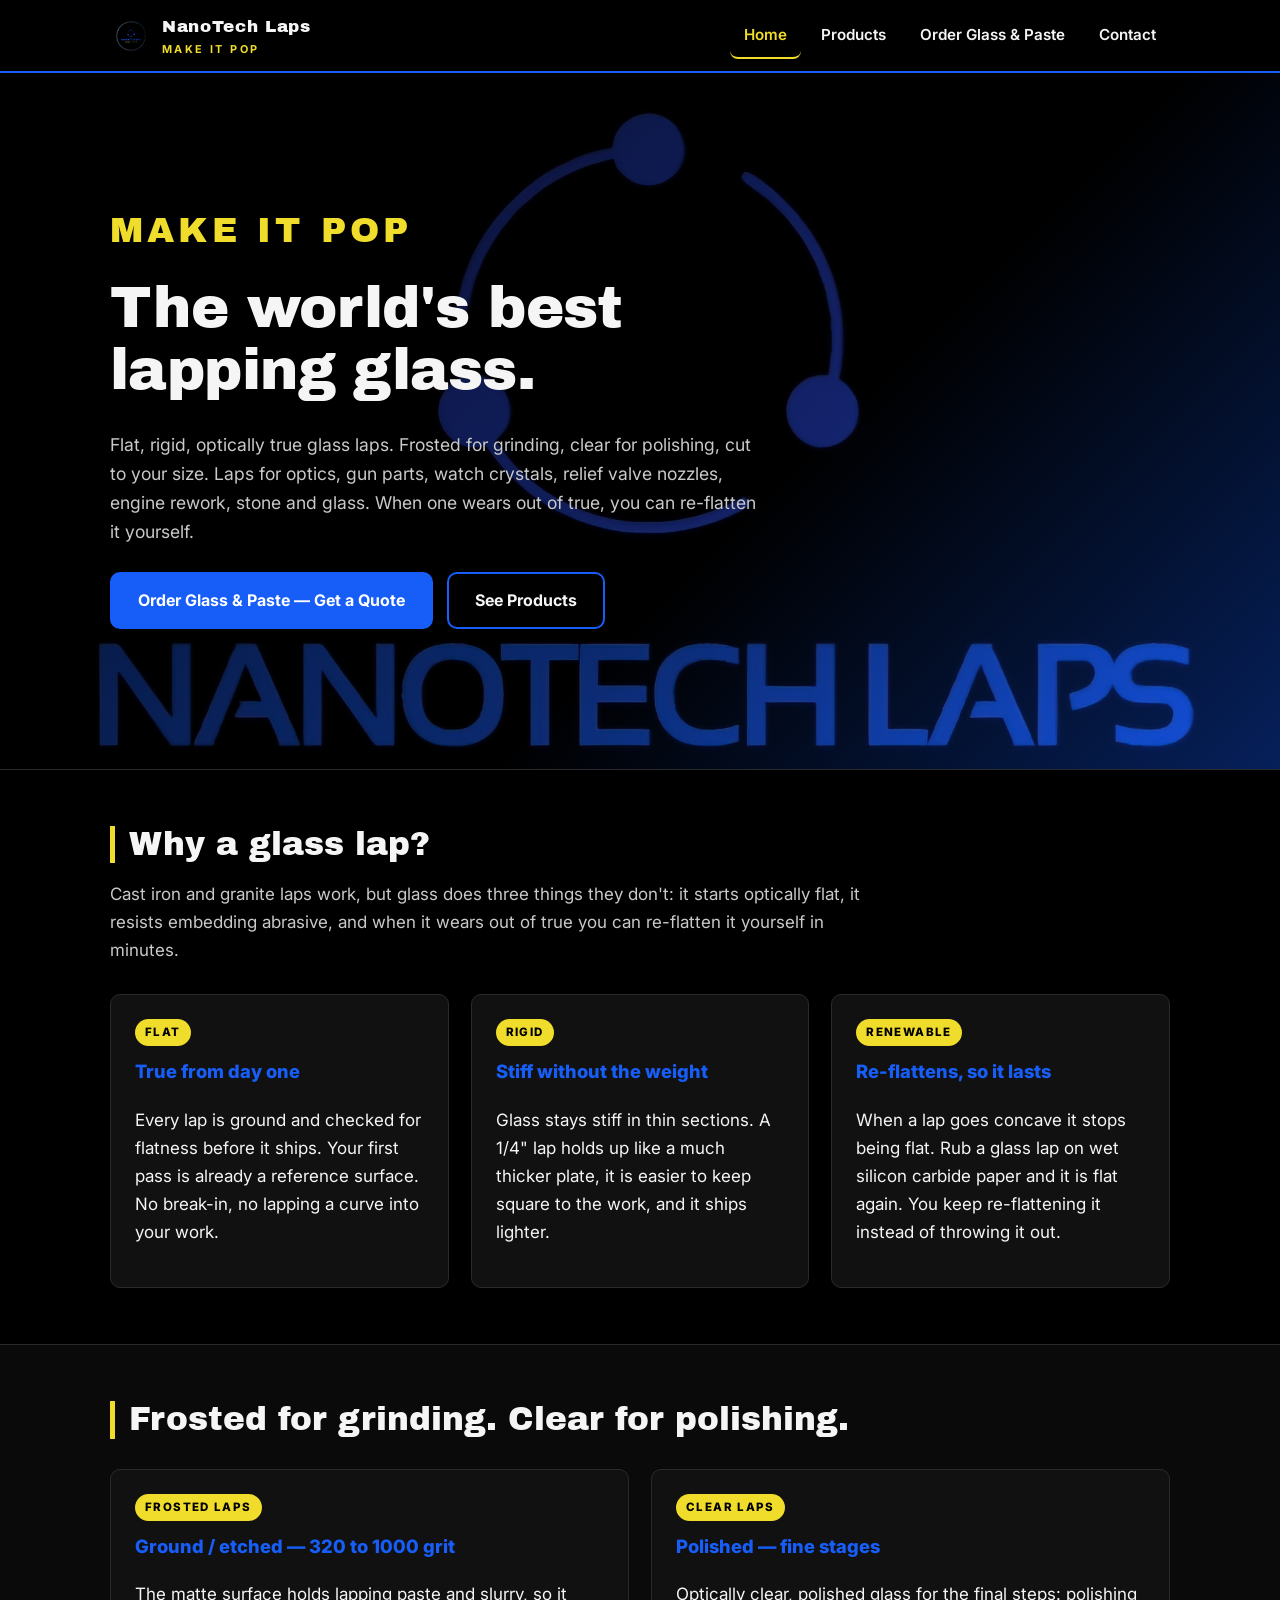
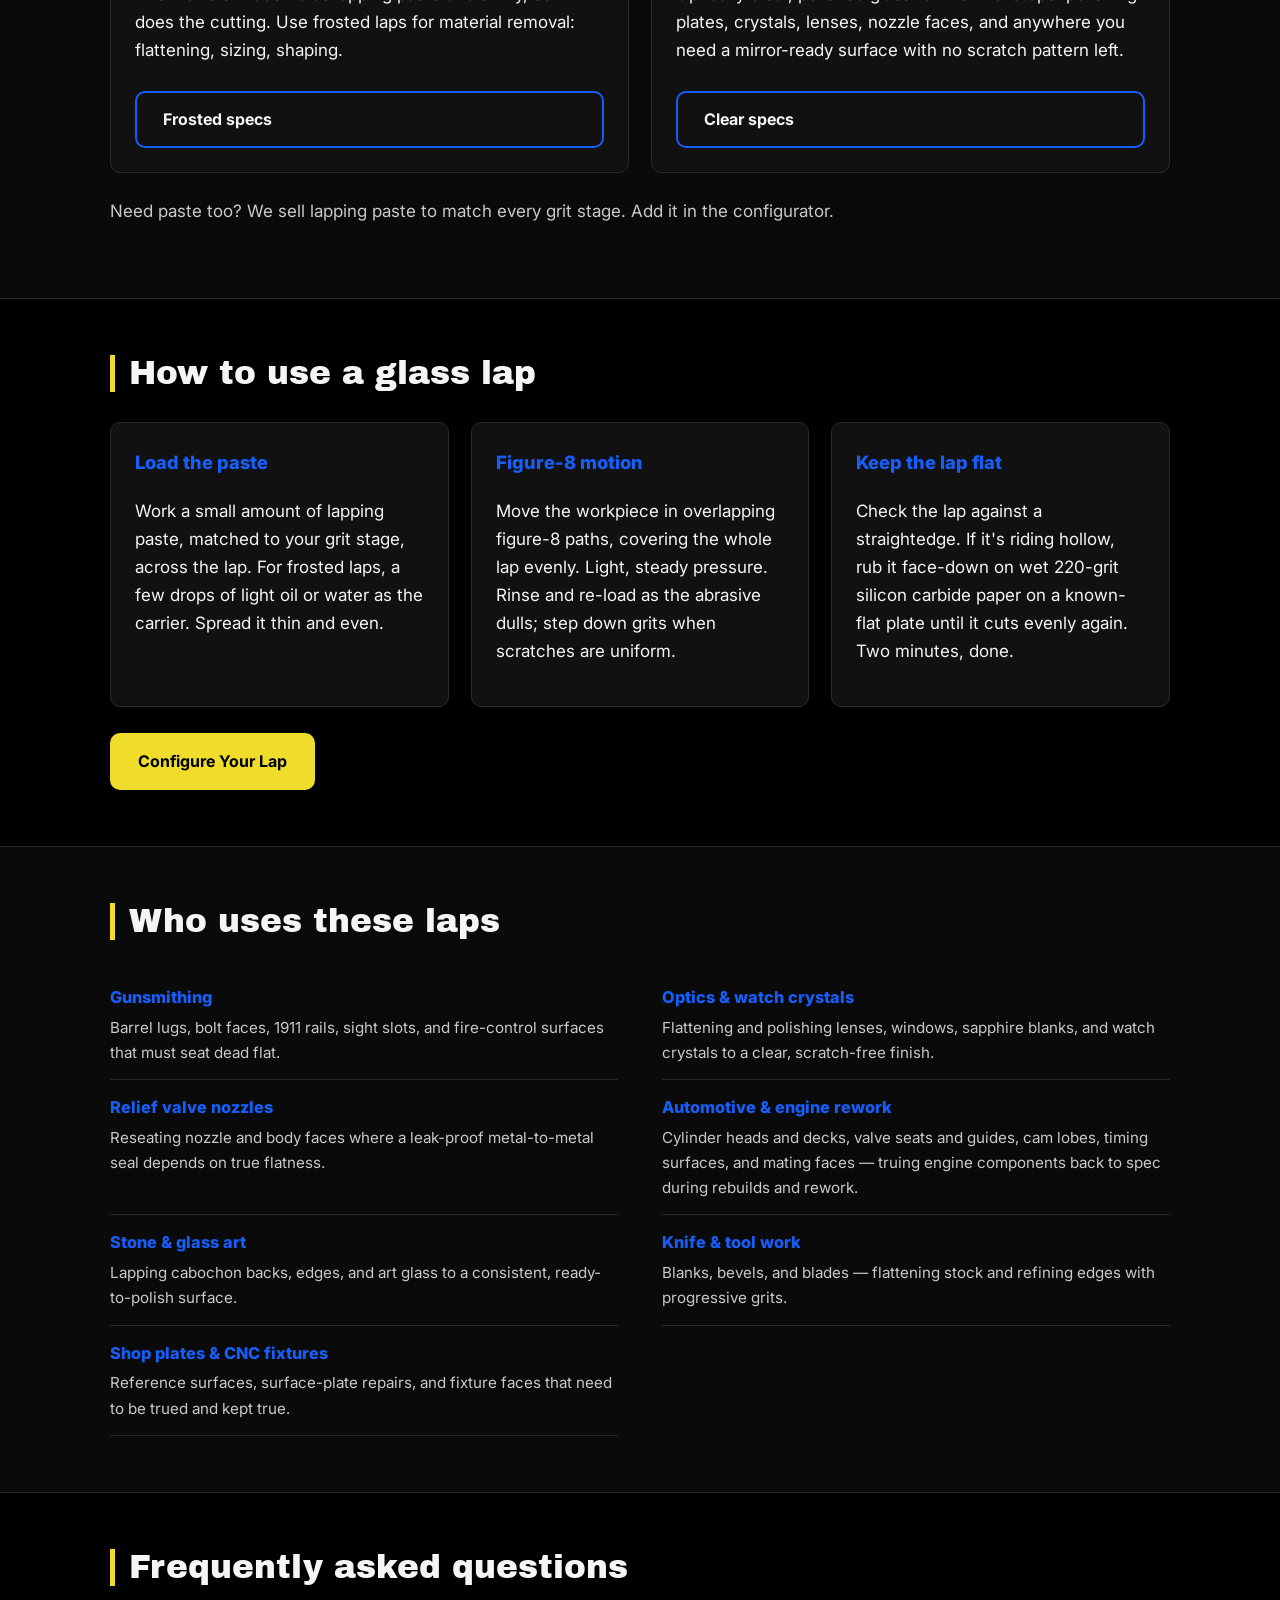
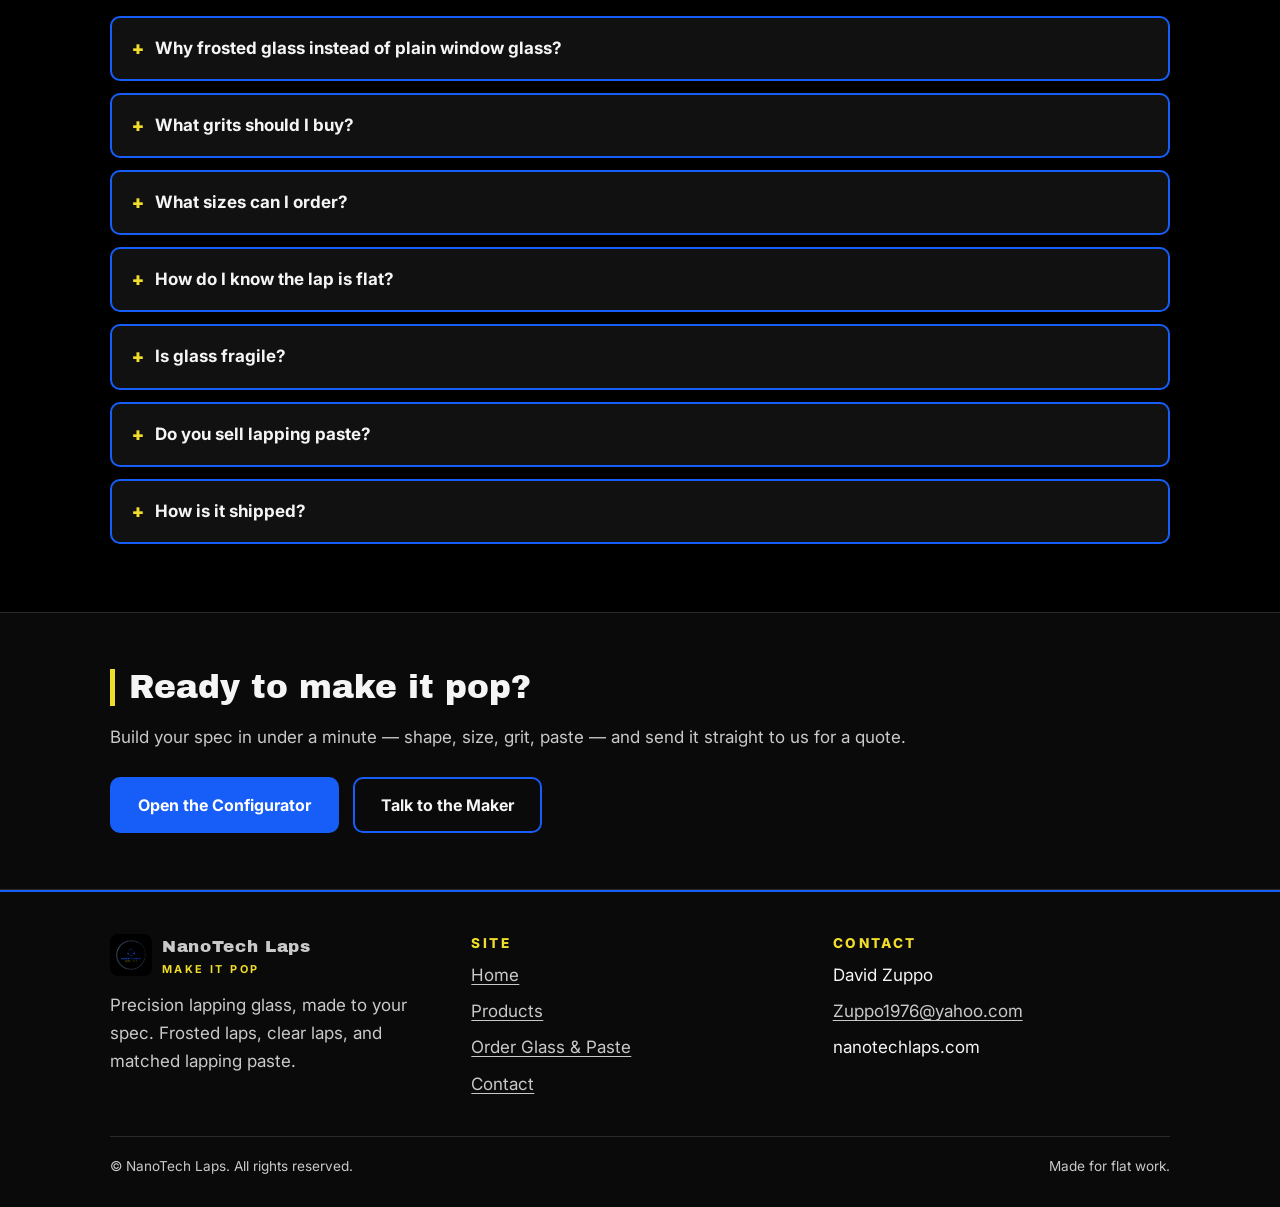
<file: index.html>
<!DOCTYPE html>
<html lang="en">
<head>
  <meta charset="UTF-8">
  <meta name="viewport" content="width=device-width, initial-scale=1.0">
  <title>Lapping Glass &amp; Paste, Frosted &amp; Clear | NanoTech Laps</title>
  <meta name="description" content="Precision frosted and clear glass lapping laps for gunsmithing, optics, watch crystals, relief valve nozzles, stone and glass art. Hosted sizes 1-12 inches, custom by email. Make it pop.">
  <link rel="canonical" href="https://nanotechlaps.com/">
  <meta property="og:type" content="website">
  <meta property="og:site_name" content="NanoTech Laps">
  <meta property="og:title" content="Glass Lapping Laps, Frosted &amp; Clear | NanoTech Laps">
  <meta property="og:description" content="Flat, rigid, optically true glass laps made to your size — plus NanoTech diamond-equivalent lapping paste. Build a spec and request a quote.">
  <meta property="og:url" content="https://nanotechlaps.com/">
  <meta property="og:image" content="https://nanotechlaps.com/images/logo-dark.png">
  <meta property="og:locale" content="en_US">
  <meta name="twitter:card" content="summary">
  <meta name="twitter:title" content="Glass Lapping Laps, Frosted &amp; Clear | NanoTech Laps">
  <meta name="twitter:description" content="Flat, rigid, optically true glass laps made to your size — plus NanoTech diamond-equivalent lapping paste.">
  <script type="application/ld+json">
  {
    "@context": "https://schema.org",
    "@type": "Organization",
    "name": "NanoTech Laps",
    "url": "https://nanotechlaps.com/",
    "logo": "https://nanotechlaps.com/images/logo-dark.png",
    "email": "Zuppo1976@yahoo.com",
    "description": "Glass lapping laps — frosted for grinding, clear for polishing — made to size, plus NanoTech diamond-equivalent lapping paste. Custom sizes quoted by email."
  }
  </script>
  <link rel="icon" type="image/png" href="images/logo-dark.png">
  <link rel="preconnect" href="https://fonts.googleapis.com">
  <link rel="preconnect" href="https://fonts.gstatic.com" crossorigin>
  <link href="https://fonts.googleapis.com/css2?family=Archivo+Black&family=Inter:wght@400;600;700;800&display=swap" rel="stylesheet">
  <link rel="stylesheet" href="css/style.css">
</head>
<body>
  <a class="skip-link" href="#main">Skip to main content</a>

  <header class="site-header">
    <nav class="nav-bar" aria-label="Main navigation">
      <a class="brand" href="index.html">
        <img src="images/logo-dark.png" alt="NanoTech Laps logo">
        <span>
          <span class="brand-name">NanoTech Laps</span>
          <span class="brand-tag">Make It Pop</span>
        </span>
      </a>
      <button class="nav-toggle" aria-expanded="false" aria-controls="nav-links">Menu</button>
      <ul class="nav-links" id="nav-links">
        <li><a href="index.html" aria-current="page">Home</a></li>
        <li><a href="products.html">Products</a></li>
        <li><a href="configurator.html">Order Glass &amp; Paste</a></li>
        <li><a href="contact.html">Contact</a></li>
      </ul>
    </nav>
  </header>

  <main id="main">
    <section class="hero" aria-labelledby="hero-heading">
      <div class="hero-inner hero-home">
        <div class="hero-copy">
          <p class="hero-tagline">MAKE IT POP</p>
          <h1 id="hero-heading">The world's best lapping glass.</h1>
          <p class="sub">Flat, rigid, optically true glass laps. Frosted for grinding, clear for polishing, cut to your size. Laps for optics, gun parts, watch crystals, relief valve nozzles, engine rework, stone and glass. When one wears out of true, you can re-flatten it yourself.</p>
          <div class="hero-actions">
            <a class="btn btn-primary" href="configurator.html">Order Glass &amp; Paste — Get a Quote</a>
            <a class="btn btn-ghost" href="products.html">See Products</a>
          </div>
        </div>
      </div>
    </section>

    <section aria-labelledby="why-heading">
      <div class="container">
        <div class="section-head">
          <h2 id="why-heading">Why a glass lap?</h2>
          <p class="dim">Cast iron and granite laps work, but glass does three things they don't: it starts optically flat, it resists embedding abrasive, and when it wears out of true you can re-flatten it yourself in minutes.</p>
        </div>
        <div class="grid grid-3">
          <div class="card">
            <span class="tag">Flat</span>
            <h3>True from day one</h3>
            <p>Every lap is ground and checked for flatness before it ships. Your first pass is already a reference surface. No break-in, no lapping a curve into your work.</p>
          </div>
          <div class="card">
            <span class="tag">Rigid</span>
            <h3>Stiff without the weight</h3>
            <p>Glass stays stiff in thin sections. A 1/4" lap holds up like a much thicker plate, it is easier to keep square to the work, and it ships lighter.</p>
          </div>
          <div class="card">
            <span class="tag">Renewable</span>
            <h3>Re-flattens, so it lasts</h3>
            <p>When a lap goes concave it stops being flat. Rub a glass lap on wet silicon carbide paper and it is flat again. You keep re-flattening it instead of throwing it out.</p>
          </div>
        </div>
      </div>
    </section>

    <section class="alt" aria-labelledby="types-heading">
      <div class="container">
        <div class="section-head">
          <h2 id="types-heading">Frosted for grinding. Clear for polishing.</h2>
        </div>
        <div class="grid grid-2">
          <div class="card">
            <span class="tag">Frosted laps</span>
            <h3>Ground / etched — 320 to 1000 grit</h3>
            <p>The matte surface holds lapping paste and slurry, so it does the cutting. Use frosted laps for material removal: flattening, sizing, shaping.</p>
            <a class="btn btn-ghost card-foot" href="products.html#frosted">Frosted specs</a>
          </div>
          <div class="card">
            <span class="tag">Clear laps</span>
            <h3>Polished — fine stages</h3>
            <p>Optically clear, polished glass for the final steps: polishing plates, crystals, lenses, nozzle faces, and anywhere you need a mirror-ready surface with no scratch pattern left.</p>
            <a class="btn btn-ghost card-foot" href="products.html#clear">Clear specs</a>
          </div>
        </div>
        <p class="dim" style="margin-top:24px">Need paste too? We sell lapping paste to match every grit stage. Add it in the configurator.</p>
      </div>
    </section>

    <section aria-labelledby="how-heading">
      <div class="container">
        <div class="section-head">
          <h2 id="how-heading">How to use a glass lap</h2>
        </div>
        <div class="grid grid-3">
          <div class="card">
            <h3>Load the paste</h3>
            <p>Work a small amount of lapping paste, matched to your grit stage, across the lap. For frosted laps, a few drops of light oil or water as the carrier. Spread it thin and even.</p>
          </div>
          <div class="card">
            <h3>Figure-8 motion</h3>
            <p>Move the workpiece in overlapping figure-8 paths, covering the whole lap evenly. Light, steady pressure. Rinse and re-load as the abrasive dulls; step down grits when scratches are uniform.</p>
          </div>
          <div class="card">
            <h3>Keep the lap flat</h3>
            <p>Check the lap against a straightedge. If it's riding hollow, rub it face-down on wet 220-grit silicon carbide paper on a known-flat plate until it cuts evenly again. Two minutes, done.</p>
          </div>
        </div>
        <div class="hero-actions">
          <a class="btn btn-gold" href="configurator.html">Configure Your Lap</a>
        </div>
      </div>
    </section>

    <section class="alt" aria-labelledby="uses-heading">
      <div class="container">
        <div class="section-head">
          <h2 id="uses-heading">Who uses these laps</h2>
        </div>
        <ul class="uses-list">
          <li>
            <h3>Gunsmithing</h3>
            <p>Barrel lugs, bolt faces, 1911 rails, sight slots, and fire-control surfaces that must seat dead flat.</p>
          </li>
          <li>
            <h3>Optics &amp; watch crystals</h3>
            <p>Flattening and polishing lenses, windows, sapphire blanks, and watch crystals to a clear, scratch-free finish.</p>
          </li>
          <li>
            <h3>Relief valve nozzles</h3>
            <p>Reseating nozzle and body faces where a leak-proof metal-to-metal seal depends on true flatness.</p>
          </li>
          <li>
            <h3>Automotive &amp; engine rework</h3>
            <p>Cylinder heads and decks, valve seats and guides, cam lobes, timing surfaces, and mating faces — truing engine components back to spec during rebuilds and rework.</p>
          </li>
          <li>
            <h3>Stone &amp; glass art</h3>
            <p>Lapping cabochon backs, edges, and art glass to a consistent, ready-to-polish surface.</p>
          </li>
          <li>
            <h3>Knife &amp; tool work</h3>
            <p>Blanks, bevels, and blades — flattening stock and refining edges with progressive grits.</p>
          </li>
          <li>
            <h3>Shop plates &amp; CNC fixtures</h3>
            <p>Reference surfaces, surface-plate repairs, and fixture faces that need to be trued and kept true.</p>
          </li>
        </ul>
      </div>
    </section>

    <section aria-labelledby="faq-heading">
      <div class="container">
        <div class="section-head">
          <h2 id="faq-heading">Frequently asked questions</h2>
        </div>
        <div class="faq">
          <details>
            <summary>Why frosted glass instead of plain window glass?</summary>
            <p>A frosted (ground/etched) surface has micro-texture that holds abrasive paste and cuts fast and evenly. Plain polished glass is too slick for grinding, the paste beads and slides. That is why frosted laps do the 320–1000 grit work and clear laps do the polishing stages.</p>
          </details>
          <details>
            <summary>What grits should I buy?</summary>
            <p>Start at 320 if the parts need real flattening, 400–600 for general work, 800–1000 as the pre-polish step, then move to a clear lap with polishing compound. If you can, buy the whole ladder. Stepping down grits on the same lap type keeps the surface consistent.</p>
          </details>
          <details>
            <summary>What sizes can I order?</summary>
            <p>Hosted round sizes are 1", 2", 2.5", 3", 3.5", 4", 4.5", 5", 5.5", 6", 6.5", 7", 7.5", 8", 8.5", 9", 9.5", 10", 10.5", and 12". Square and rectangle use the same list. Anything off the list, like 1.5" or 11", is custom: made to order, may take longer to ship and cost more, quoted by direct email.</p>
          </details>
          <details>
            <summary>How do I know the lap is flat?</summary>
            <p>Sight along a straightedge across the face in two directions, or ink-spot two laps together and rub. Even, full-coverage transfer means flat. Any low spot shows as a pattern of no-contact areas.</p>
          </details>
          <details>
            <summary>Is glass fragile?</summary>
            <p>Lapping glass is ground and stress-relieved for shop use, and normal lapping pressures are far below what it takes to break it. Treat it like a good optical flat: no point impacts, no thermal shock, store it flat and padded. Damaged in transit? We replace it — see shipping notes.</p>
          </details>
          <details>
            <summary>Do you sell lapping paste?</summary>
            <p>Yes — NanoTech diamond-equivalent lapping paste in tins matched to every grit stage, plus the Finishing Ladder Kit (1000 · 1500 · 2000 · 4000). Add it in the configurator. Many customers buy laps and paste together so the first grit step is ready to go.</p>
          </details>
          <details>
            <summary>How is it shipped?</summary>
            <p>Orders ship via UPS or PirateShip, with tracking. Domestic shipping in a few business days. If one arrives damaged in transit, we replace it, no argument.</p>
          </details>
        </div>
      </div>
    </section>

    <section class="alt" aria-labelledby="cta-heading">
      <div class="container">
        <h2 id="cta-heading">Ready to make it pop?</h2>
        <p class="dim">Build your spec in under a minute — shape, size, grit, paste — and send it straight to us for a quote.</p>
        <div class="hero-actions">
          <a class="btn btn-primary" href="configurator.html">Open the Configurator</a>
          <a class="btn btn-ghost" href="contact.html">Talk to the Maker</a>
        </div>
      </div>
    </section>
  </main>

  <footer class="site-footer">
    <div class="container">
      <div class="footer-grid">
        <div>
          <a class="brand" href="index.html">
            <img src="images/logo-dark.png" alt="NanoTech Laps logo">
            <span>
              <span class="brand-name">NanoTech Laps</span>
              <span class="brand-tag">Make It Pop</span>
            </span>
          </a>
          <p class="dim" style="margin-top:12px">Precision lapping glass, made to your spec. Frosted laps, clear laps, and matched lapping paste.</p>
        </div>
        <div>
          <h4>Site</h4>
          <ul>
            <li><a href="index.html">Home</a></li>
            <li><a href="products.html">Products</a></li>
            <li><a href="configurator.html">Order Glass &amp; Paste</a></li>
            <li><a href="contact.html">Contact</a></li>
          </ul>
        </div>
        <div>
          <h4>Contact</h4>
          <ul>
            <li>David Zuppo</li>
            <li><a href="mailto:Zuppo1976@yahoo.com">Zuppo1976@yahoo.com</a></li>
            <li>nanotechlaps.com</li>
          </ul>
        </div>
      </div>
      <div class="footer-bottom">
        <span>© NanoTech Laps. All rights reserved.</span>
        <span>Made for flat work.</span>
      </div>
    </div>
    <script src="js/nav.js"></script>
  </footer>
</body>
</html>
</file>
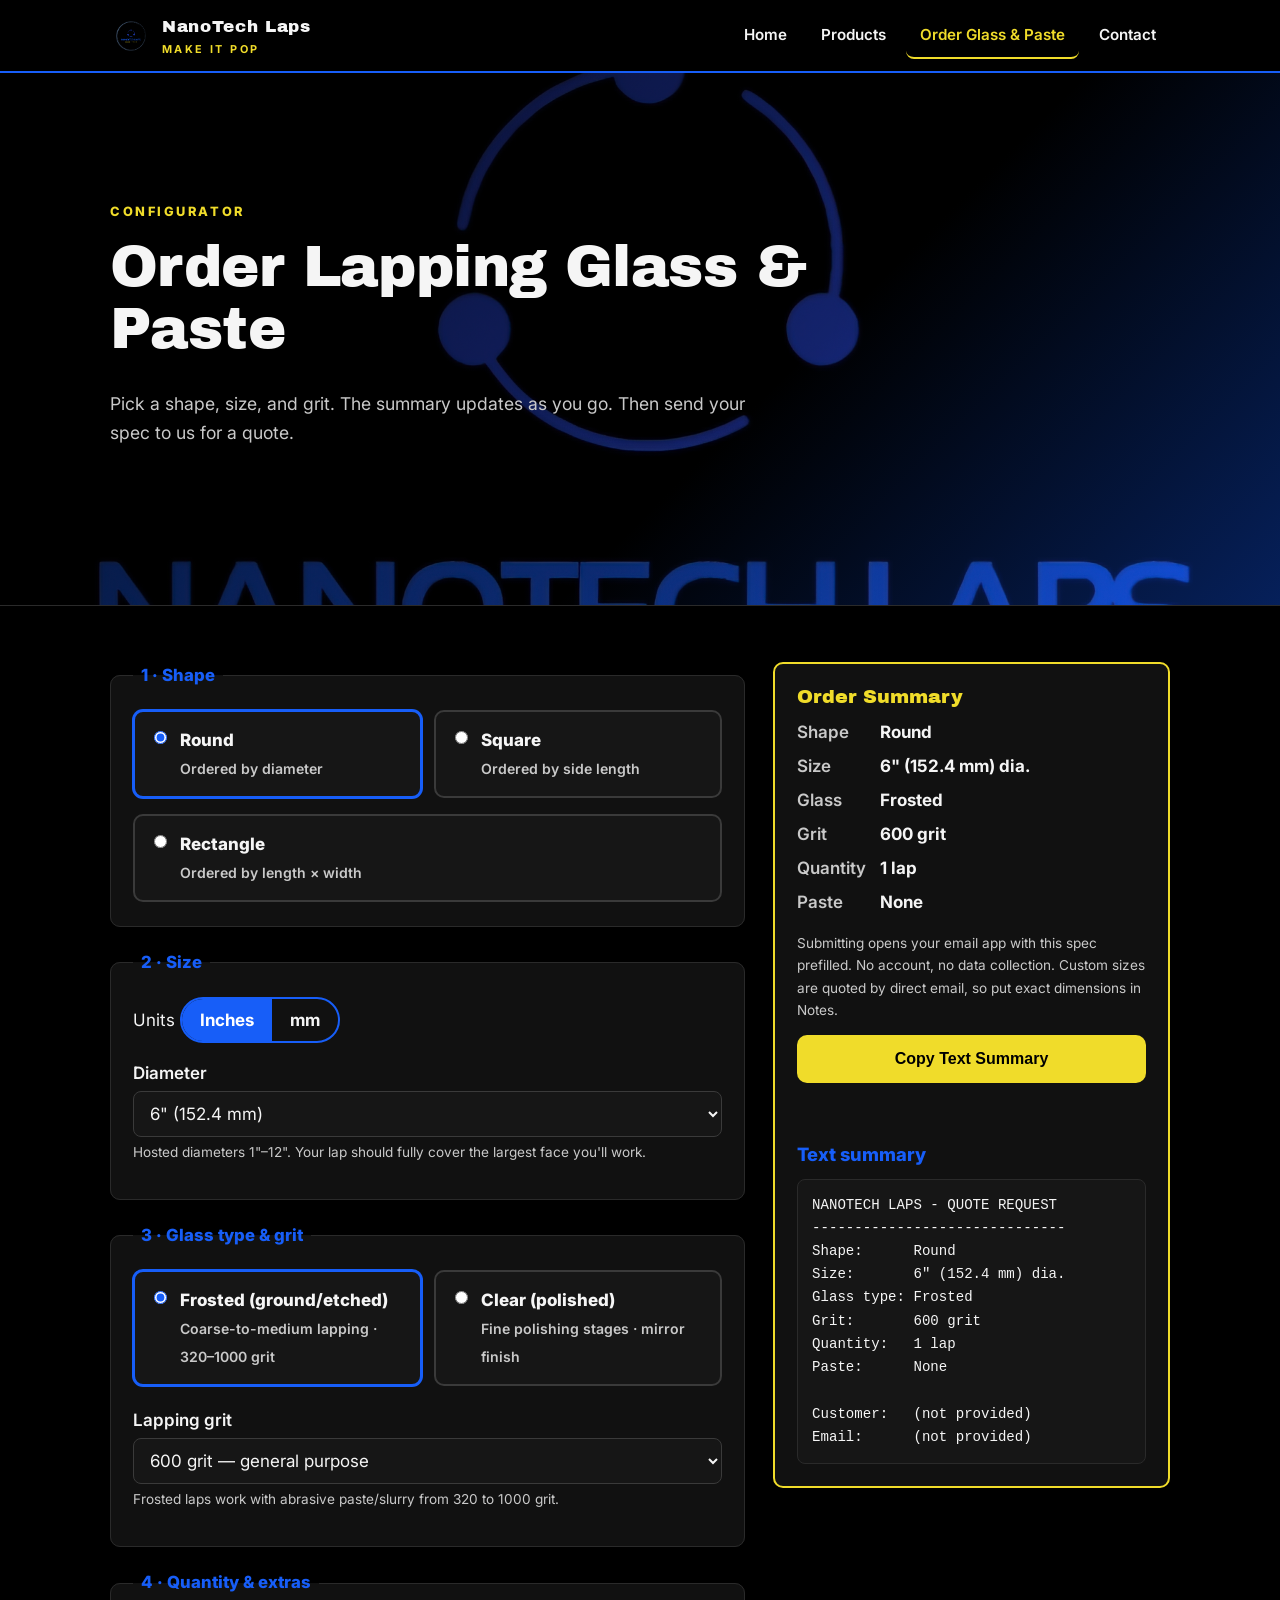
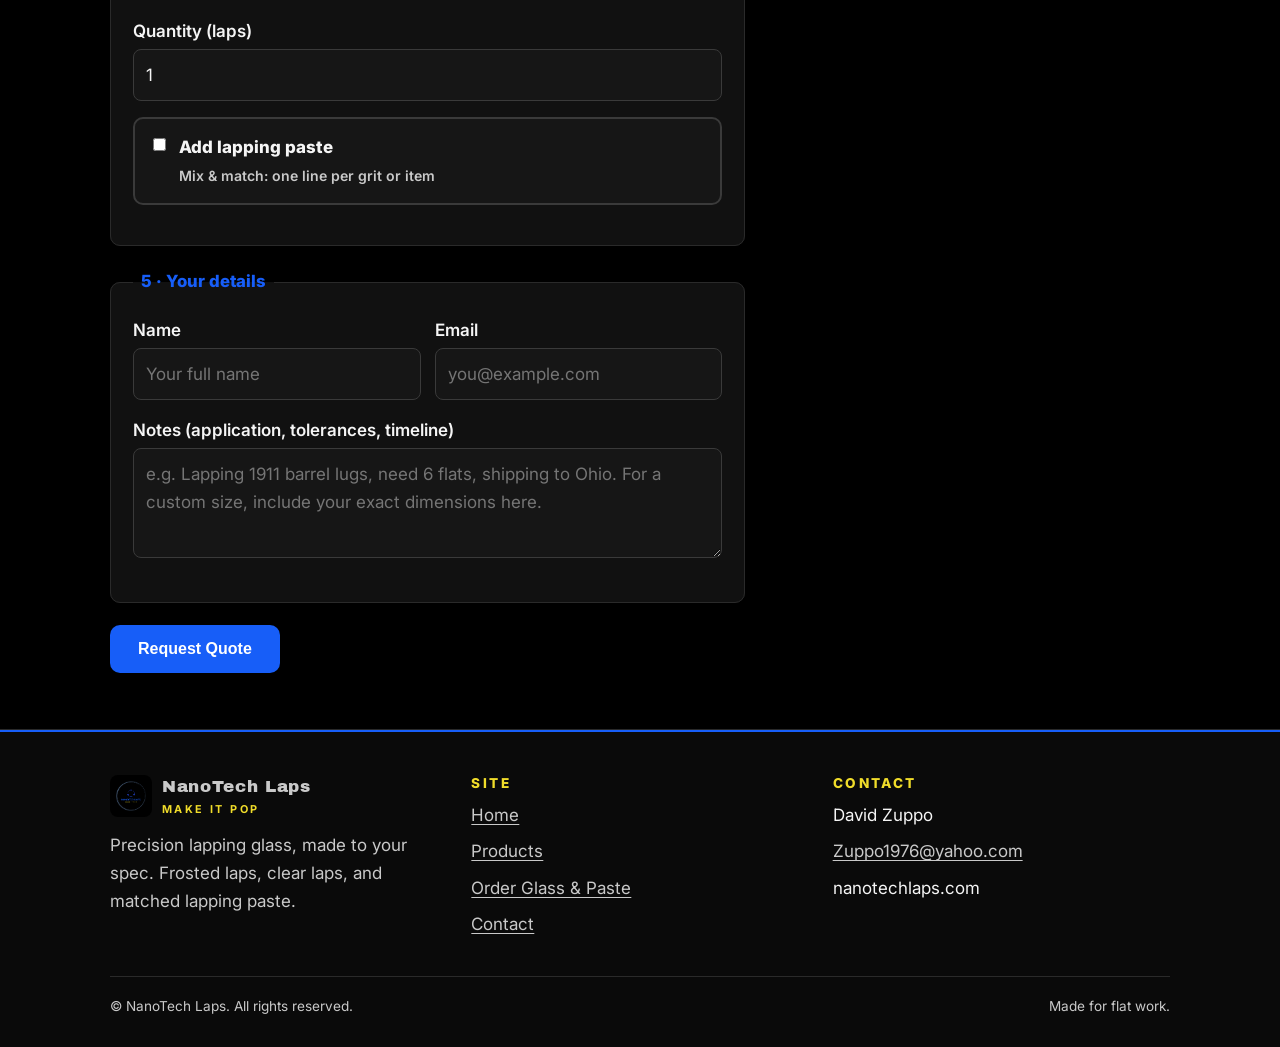
<file: configurator.html>
<!DOCTYPE html>
<html lang="en">
<head>
  <meta charset="UTF-8">
  <meta name="viewport" content="width=device-width, initial-scale=1.0">
  <title>Configurator | NanoTech Laps</title>
  <meta name="description" content="Set the shape, size, glass and grit for your lap. Add lapping paste if you want it. Send the spec for a quote.">
  <link rel="canonical" href="https://nanotechlaps.com/configurator.html">
  <meta property="og:type" content="website">
  <meta property="og:site_name" content="NanoTech Laps">
  <meta property="og:title" content="Configurator | NanoTech Laps">
  <meta property="og:description" content="Set the shape, size, glass and grit for your lap. Add lapping paste if you want it. Send the spec for a quote.">
  <meta property="og:url" content="https://nanotechlaps.com/configurator.html">
  <meta property="og:image" content="https://nanotechlaps.com/images/logo-dark.png">
  <meta property="og:locale" content="en_US">
  <meta name="twitter:card" content="summary">
  <meta name="twitter:title" content="Configurator | NanoTech Laps">
  <meta name="twitter:description" content="Set the shape, size, glass and grit for your lap. Add lapping paste if you want it. Send the spec for a quote.">
  <link rel="icon" type="image/png" href="images/logo-dark.png">
  <link rel="preconnect" href="https://fonts.googleapis.com">
  <link rel="preconnect" href="https://fonts.gstatic.com" crossorigin>
  <link href="https://fonts.googleapis.com/css2?family=Archivo+Black&family=Inter:wght@400;600;700;800&display=swap" rel="stylesheet">
  <link rel="stylesheet" href="css/style.css">
</head>
<body>
  <a class="skip-link" href="#main">Skip to main content</a>

  <header class="site-header">
    <nav class="nav-bar" aria-label="Main navigation">
      <a class="brand" href="index.html">
        <img src="images/logo-dark.png" alt="NanoTech Laps logo">
        <span>
          <span class="brand-name">NanoTech Laps</span>
          <span class="brand-tag">Make It Pop</span>
        </span>
      </a>
      <button class="nav-toggle" aria-expanded="false" aria-controls="nav-links">Menu</button>
      <ul class="nav-links" id="nav-links">
        <li><a href="index.html">Home</a></li>
        <li><a href="products.html">Products</a></li>
        <li><a href="configurator.html" aria-current="page">Order Glass &amp; Paste</a></li>
        <li><a href="contact.html">Contact</a></li>
      </ul>
    </nav>
  </header>

  <main id="main">
    <section class="hero">
      <div class="hero-inner">
        <p class="kicker">Configurator</p>
        <h1>Order Lapping Glass &amp; Paste</h1>
        <p class="sub">Pick a shape, size, and grit. The summary updates as you go. Then send your spec to us for a quote.</p>
      </div>
    </section>

    <section>
      <div class="container">
        <div class="config-layout">
          <!-- FORM -->
          <form id="config-form" novalidate>

            <fieldset class="fieldset">
              <legend>1 · Shape</legend>
              <div class="radio-row" role="radiogroup" aria-label="Lap shape">
                <label class="radio-card">
                  <input type="radio" name="shape" value="Round" checked>
                  <span><span class="rc-title">Round</span><br><span class="rc-desc">Ordered by diameter</span></span>
                </label>
                <label class="radio-card">
                  <input type="radio" name="shape" value="Square">
                  <span><span class="rc-title">Square</span><br><span class="rc-desc">Ordered by side length</span></span>
                </label>
                <label class="radio-card">
                  <input type="radio" name="shape" value="Rectangle">
                  <span><span class="rc-title">Rectangle</span><br><span class="rc-desc">Ordered by length × width</span></span>
                </label>
              </div>
            </fieldset>

            <fieldset class="fieldset">
              <legend>2 · Size</legend>
              <div class="field">
                <span id="unit-label">Units</span>
                <div class="unit-toggle" role="group" aria-labelledby="unit-label">
                  <button type="button" id="unit-in" aria-pressed="true">Inches</button>
                  <button type="button" id="unit-mm" aria-pressed="false">mm</button>
                </div>
              </div>
              <div class="dim-row">
                <div class="field" id="field-dia">
                  <label for="diameter">Diameter</label>
                  <select id="diameter" aria-describedby="dia-hint">
                    <option value="1">1" (25.4 mm)</option>
                    <option value="2">2" (50.8 mm)</option>
                    <option value="2.5">2.5" (63.5 mm)</option>
                    <option value="3">3" (76.2 mm)</option>
                    <option value="3.5">3.5" (88.9 mm)</option>
                    <option value="4">4" (101.6 mm)</option>
                    <option value="4.5">4.5" (114.3 mm)</option>
                    <option value="5">5" (127 mm)</option>
                    <option value="5.5">5.5" (139.7 mm)</option>
                    <option value="6" selected>6" (152.4 mm)</option>
                    <option value="6.5">6.5" (165.1 mm)</option>
                    <option value="7">7" (177.8 mm)</option>
                    <option value="7.5">7.5" (190.5 mm)</option>
                    <option value="8">8" (203.2 mm)</option>
                    <option value="8.5">8.5" (215.9 mm)</option>
                    <option value="9">9" (228.6 mm)</option>
                    <option value="9.5">9.5" (241.3 mm)</option>
                    <option value="10">10" (254 mm)</option>
                    <option value="10.5">10.5" (266.7 mm)</option>
                    <option value="12">12" (304.8 mm)</option>
                    <option value="custom">Custom (email us)</option>
                  </select>
                  <div class="hint" id="dia-hint">Hosted diameters 1"–12". Your lap should fully cover the largest face you'll work.</div>
                </div>
                <div class="field" id="field-length" hidden>
                  <label for="length">Length</label>
                  <select id="length" aria-describedby="len-hint">
                    <option value="1">1" (25.4 mm)</option>
                    <option value="2">2" (50.8 mm)</option>
                    <option value="2.5">2.5" (63.5 mm)</option>
                    <option value="3">3" (76.2 mm)</option>
                    <option value="3.5">3.5" (88.9 mm)</option>
                    <option value="4">4" (101.6 mm)</option>
                    <option value="4.5">4.5" (114.3 mm)</option>
                    <option value="5">5" (127 mm)</option>
                    <option value="5.5">5.5" (139.7 mm)</option>
                    <option value="6">6" (152.4 mm)</option>
                    <option value="6.5">6.5" (165.1 mm)</option>
                    <option value="7">7" (177.8 mm)</option>
                    <option value="7.5">7.5" (190.5 mm)</option>
                    <option value="8" selected>8" (203.2 mm)</option>
                    <option value="8.5">8.5" (215.9 mm)</option>
                    <option value="9">9" (228.6 mm)</option>
                    <option value="9.5">9.5" (241.3 mm)</option>
                    <option value="10">10" (254 mm)</option>
                    <option value="10.5">10.5" (266.7 mm)</option>
                    <option value="12">12" (304.8 mm)</option>
                    <option value="custom">Custom (email us)</option>
                  </select>
                  <div class="hint" id="len-hint">Hosted sizes on the same list. Match the part footprint.</div>
                </div>
                <div class="field" id="field-width" hidden>
                  <label for="width">Width</label>
                  <select id="width" aria-describedby="wid-hint">
                    <option value="1">1" (25.4 mm)</option>
                    <option value="2">2" (50.8 mm)</option>
                    <option value="2.5">2.5" (63.5 mm)</option>
                    <option value="3">3" (76.2 mm)</option>
                    <option value="3.5">3.5" (88.9 mm)</option>
                    <option value="4">4" (101.6 mm)</option>
                    <option value="4.5">4.5" (114.3 mm)</option>
                    <option value="5">5" (127 mm)</option>
                    <option value="5.5">5.5" (139.7 mm)</option>
                    <option value="6" selected>6" (152.4 mm)</option>
                    <option value="6.5">6.5" (165.1 mm)</option>
                    <option value="7">7" (177.8 mm)</option>
                    <option value="7.5">7.5" (190.5 mm)</option>
                    <option value="8">8" (203.2 mm)</option>
                    <option value="8.5">8.5" (215.9 mm)</option>
                    <option value="9">9" (228.6 mm)</option>
                    <option value="9.5">9.5" (241.3 mm)</option>
                    <option value="10">10" (254 mm)</option>
                    <option value="10.5">10.5" (266.7 mm)</option>
                    <option value="12">12" (304.8 mm)</option>
                    <option value="custom">Custom (email us)</option>
                  </select>
                  <div class="hint" id="wid-hint">Hosted sizes on the same list.</div>
                </div>
              </div>
              <div class="custom-notice" id="custom-notice" role="note" hidden>
                <h3>Custom size — made to order</h3>
                <p>Sizes outside the hosted list, 1.5", 11", anything else, are cut to order. They may take longer to ship and cost more, and the quote for a custom size is <strong>direct-email only</strong>: fill in your exact dimensions in the Notes field below and press Request Quote. Every other spec in this form goes with your request.</p>
              </div>
            </fieldset>

            <fieldset class="fieldset">
              <legend>3 · Glass type &amp; grit</legend>
              <div class="radio-row" role="radiogroup" aria-label="Glass type">
                <label class="radio-card">
                  <input type="radio" name="glass" value="Frosted" checked>
                  <span><span class="rc-title">Frosted (ground/etched)</span><br><span class="rc-desc">Coarse-to-medium lapping · 320–1000 grit</span></span>
                </label>
                <label class="radio-card">
                  <input type="radio" name="glass" value="Clear">
                  <span><span class="rc-title">Clear (polished)</span><br><span class="rc-desc">Fine polishing stages · mirror finish</span></span>
                </label>
              </div>
              <div class="field" id="field-grit" style="margin-top:16px">
                <label for="grit">Lapping grit</label>
                <select id="grit">
                  <option value="320 grit">320 grit — coarse removal</option>
                  <option value="400 grit">400 grit</option>
                  <option value="600 grit" selected>600 grit — general purpose</option>
                  <option value="800 grit">800 grit</option>
                  <option value="1000 grit">1000 grit — pre-polish</option>
                </select>
                <div class="hint">Frosted laps work with abrasive paste/slurry from 320 to 1000 grit.</div>
              </div>
            </fieldset>

            <fieldset class="fieldset">
              <legend>4 · Quantity &amp; extras</legend>
              <div class="field">
                <label for="qty">Quantity (laps)</label>
                <input type="number" id="qty" min="1" max="999" value="1">
              </div>
              <div class="check-row field">
                <label class="radio-card">
                  <input type="checkbox" id="want-paste">
                  <span><span class="rc-title">Add lapping paste</span><br><span class="rc-desc">Mix &amp; match: one line per grit or item</span></span>
                </label>
              </div>
              <div id="paste-options" hidden>
                <p class="dim paste-intro">Build your paste order line by line. Add a line for each grit or item you want: a 600-grit tin for the lap above, the Finishing Ladder Kit for polishing, a 4000 syringe for the final stage. Every line goes in your quote.</p>
                <div id="paste-lines"></div>
                <button type="button" id="add-paste-line" class="btn-add-line">+ Add another paste line</button>
                <div class="hint">Ordering 5+ kits or multipacks? Mention it in Notes — volume pricing, ask us, and we'll quote the tier by email.</div>
                <template id="paste-line-template">
                  <div class="paste-line">
                    <div class="dim-row">
                      <div class="field">
                        <label class="pl-label">Paste / kit</label>
                        <select class="pl-product">
                          <option data-key="tin" value="Lapping paste tin">Lapping paste tin — grinding grits (320–1000)</option>
                          <option data-key="kit" value="Finishing Ladder Kit (1000 + 1500 + 2000 + 4000 grit, 4 syringes)">Finishing Ladder Kit — 1000 + 1500 + 2000 + 4000 grit, 4 syringes</option>
                          <option data-key="syringe" value="Bulk nano-crystalline lapping compound syringe">Bulk nano-crystalline lapping compound syringe — single grit</option>
                          <option data-key="multipack" value="Repeat-grit multipack">Repeat-grit multipack (shop) — same grit, 5×/10×</option>
                        </select>
                      </div>
                      <div class="field pl-grit">
                        <label class="pl-label">Paste grit</label>
                        <select class="pl-grit">
                          <option value="320">320</option>
                          <option value="400">400</option>
                          <option value="600" selected>600</option>
                          <option value="800">800</option>
                          <option value="1000">1000</option>
                          <option value="1500">1500</option>
                          <option value="2000">2000 (pre-polish)</option>
                          <option value="4000">4000 (mirror polish)</option>
                        </select>
                      </div>
                      <div class="field pl-size">
                        <label class="pl-label">Tin / syringe size</label>
                        <select class="pl-size">
                          <option value="Small tin (100 g)">Small tin (100 g)</option>
                          <option value="Standard tin (250 g)" selected>Standard tin (250 g)</option>
                          <option value="Shop tin (500 g)">Shop tin (500 g)</option>
                          <option value="10 g syringe">10 g syringe</option>
                          <option value="20 g syringe">20 g syringe</option>
                        </select>
                      </div>
                      <div class="field pl-pack">
                        <label class="pl-label">Multipack quantity</label>
                        <select class="pl-pack">
                          <option value="5×">5×</option>
                          <option value="10×" selected>10×</option>
                        </select>
                      </div>
                    </div>
                    <button type="button" class="btn-remove-line" hidden>Remove this line</button>
                  </div>
                </template>
              </div>
            </fieldset>

            <fieldset class="fieldset">
              <legend>5 · Your details</legend>
              <div class="dim-row">
                <div class="field">
                  <label for="cust-name">Name</label>
                  <input type="text" id="cust-name" autocomplete="name" placeholder="Your full name" required>
                </div>
                <div class="field">
                  <label for="cust-email">Email</label>
                  <input type="email" id="cust-email" autocomplete="email" placeholder="you@example.com" required>
                </div>
              </div>
              <div class="field">
                <label for="cust-notes">Notes (application, tolerances, timeline)</label>
                <textarea id="cust-notes" placeholder="e.g. Lapping 1911 barrel lugs, need 6 flats, shipping to Ohio. For a custom size, include your exact dimensions here."></textarea>
              </div>
            </fieldset>

            <button type="submit" class="btn btn-primary">Request Quote</button>
          </form>

          <!-- SUMMARY -->
          <aside class="summary" aria-live="polite">
            <h2>Order Summary</h2>
            <dl id="summary-list">
              <dt>Shape</dt><dd id="s-shape">Round</dd>
              <dt>Size</dt><dd id="s-size">6" (152.4 mm) dia.</dd>
              <dt>Glass</dt><dd id="s-glass">Frosted</dd>
              <dt>Grit</dt><dd id="s-grit">600 grit</dd>
              <dt>Quantity</dt><dd id="s-qty">1 lap</dd>
              <dt>Paste</dt><dd id="s-paste">None</dd>
            </dl>
            <p class="note">Submitting opens your email app with this spec prefilled. No account, no data collection. Custom sizes are quoted by direct email, so put exact dimensions in Notes.</p>
            <button type="button" class="btn btn-gold" id="copy-btn" style="width:100%">Copy Text Summary</button>
            <div class="status-msg" id="status-msg" role="status"></div>
            <h3 style="margin-top:18px" id="text-preview-title">Text summary</h3>
            <div class="output-block" id="text-preview" tabindex="0" aria-labelledby="text-preview-title"></div>
          </aside>
        </div>
      </div>
    </section>
  </main>

  <footer class="site-footer">
    <div class="container">
      <div class="footer-grid">
        <div>
          <a class="brand" href="index.html">
            <img src="images/logo-dark.png" alt="NanoTech Laps logo">
            <span>
              <span class="brand-name">NanoTech Laps</span>
              <span class="brand-tag">Make It Pop</span>
            </span>
          </a>
          <p class="dim" style="margin-top:12px">Precision lapping glass, made to your spec. Frosted laps, clear laps, and matched lapping paste.</p>
        </div>
        <div>
          <h4>Site</h4>
          <ul>
            <li><a href="index.html">Home</a></li>
            <li><a href="products.html">Products</a></li>
            <li><a href="configurator.html">Order Glass &amp; Paste</a></li>
            <li><a href="contact.html">Contact</a></li>
          </ul>
        </div>
        <div>
          <h4>Contact</h4>
          <ul>
            <li>David Zuppo</li>
            <li><a href="mailto:Zuppo1976@yahoo.com">Zuppo1976@yahoo.com</a></li>
            <li>nanotechlaps.com</li>
          </ul>
        </div>
      </div>
      <div class="footer-bottom">
        <span>© NanoTech Laps. All rights reserved.</span>
        <span>Made for flat work.</span>
      </div>
    </div>
    <script src="js/nav.js"></script>
    <script src="js/configurator.js"></script>
  </footer>
</body>
</html>
</file>
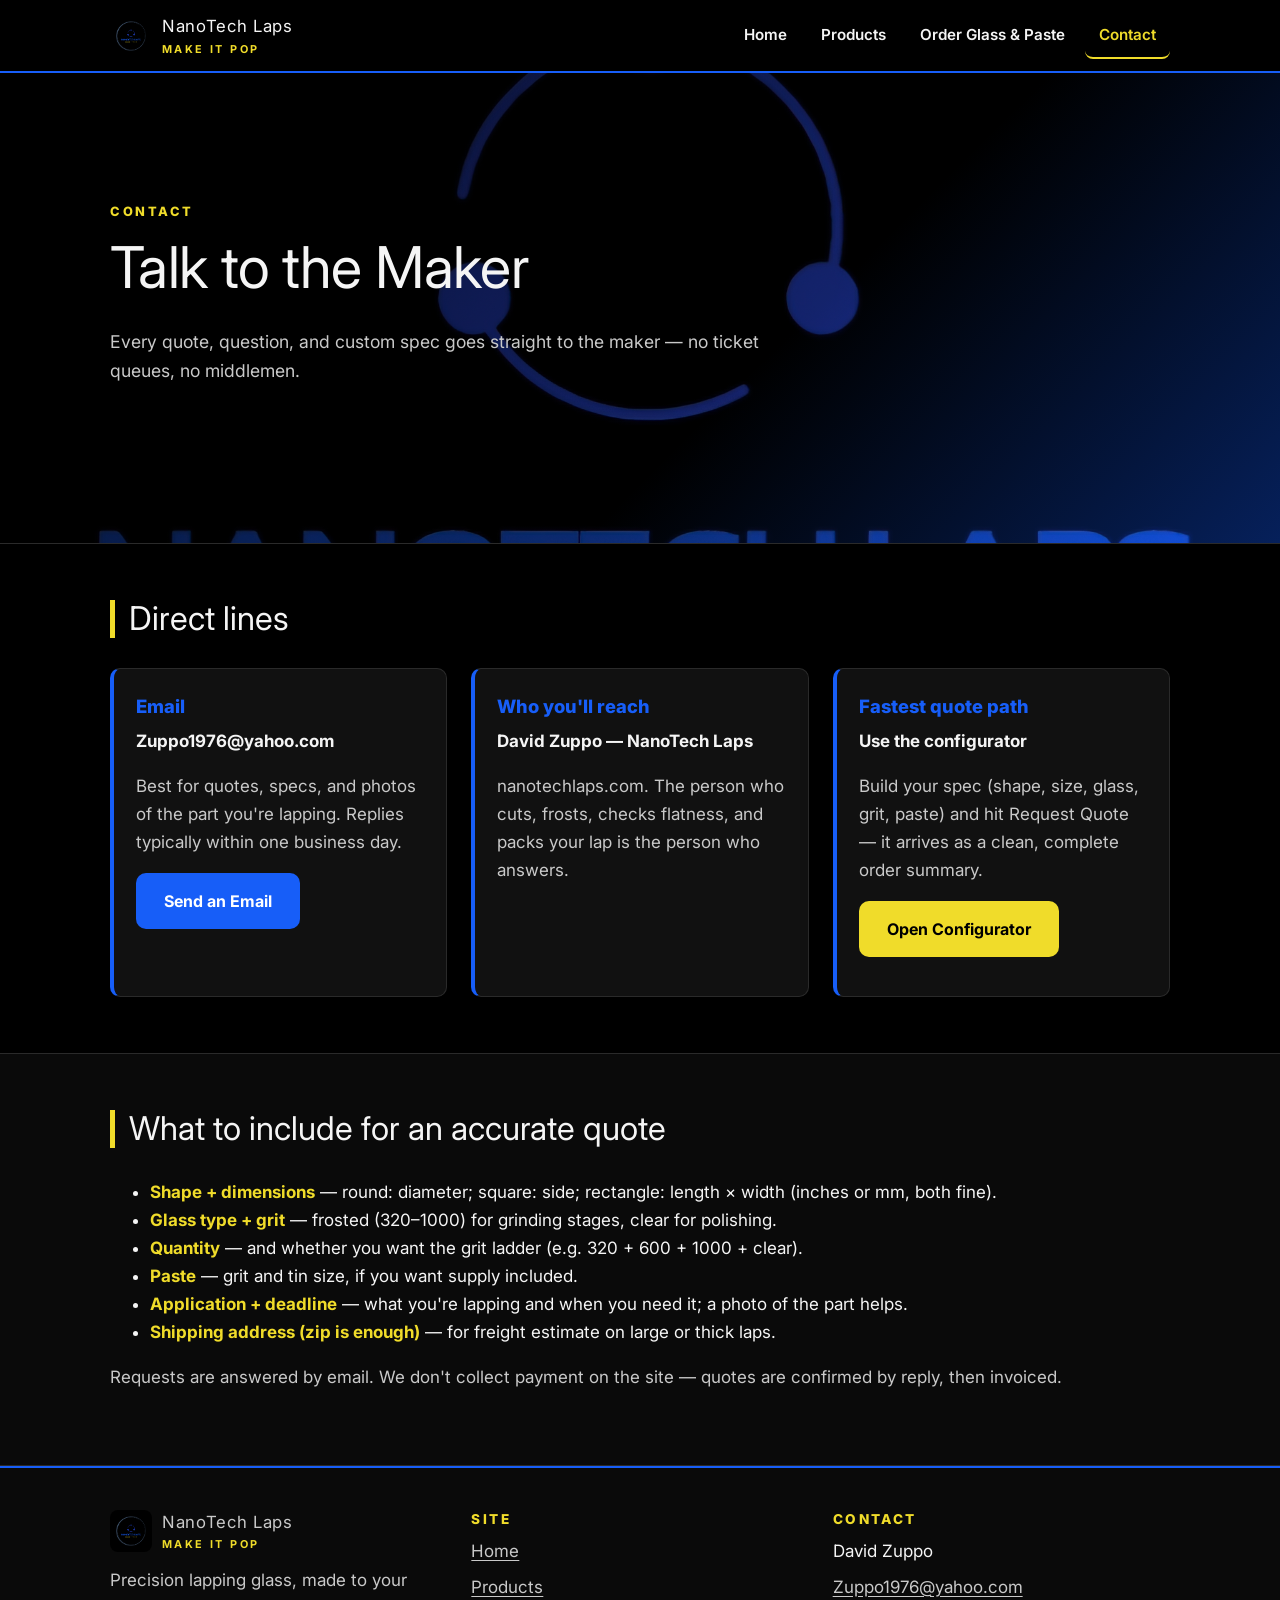
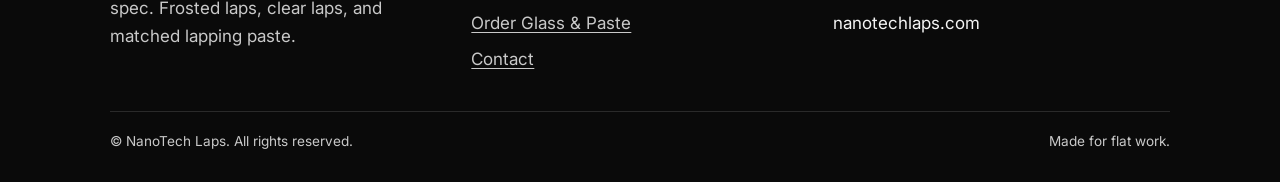
<file: contact.html>
<!DOCTYPE html>
<html lang="en">
<head>
  <meta charset="UTF-8">
  <meta name="viewport" content="width=device-width, initial-scale=1.0">
  <title>Contact NanoTech Laps — Talk to the Maker</title>
  <meta name="description" content="Contact NanoTech Laps: David Zuppo, Zuppo1976@yahoo.com. Quotes, custom sizes, grit advice, and shipping questions answered directly.">
  <link rel="canonical" href="https://nanotechlaps.com/contact.html">
  <meta property="og:type" content="website">
  <meta property="og:site_name" content="NanoTech Laps">
  <meta property="og:title" content="Contact NanoTech Laps — Talk to the Maker">
  <meta property="og:description" content="Every quote, question, and custom spec goes straight to the maker — no ticket queues, no middlemen. Email Zuppo1976@yahoo.com.">
  <meta property="og:url" content="https://nanotechlaps.com/contact.html">
  <meta property="og:image" content="https://nanotechlaps.com/images/logo-dark.png">
  <meta property="og:locale" content="en_US">
  <meta name="twitter:card" content="summary">
  <meta name="twitter:title" content="Contact NanoTech Laps — Talk to the Maker">
  <meta name="twitter:description" content="Every quote, question, and custom spec goes straight to the maker — no ticket queues, no middlemen.">
  <link rel="icon" type="image/png" href="images/logo-dark.png">
  <link rel="preconnect" href="https://fonts.googleapis.com">
  <link rel="preconnect" href="https://fonts.gstatic.com" crossorigin>
  <link href="https://fonts.googleapis.com/css2?family=Inter:wght@400;600;700;800&display=swap" rel="stylesheet">
  <link rel="stylesheet" href="css/style.css">
</head>
<body>
  <a class="skip-link" href="#main">Skip to main content</a>

  <header class="site-header">
    <nav class="nav-bar" aria-label="Main navigation">
      <a class="brand" href="index.html">
        <img src="images/logo-dark.png" alt="NanoTech Laps logo">
        <span>
          <span class="brand-name">NanoTech Laps</span>
          <span class="brand-tag">Make It Pop</span>
        </span>
      </a>
      <button class="nav-toggle" aria-expanded="false" aria-controls="nav-links">Menu</button>
      <ul class="nav-links" id="nav-links">
        <li><a href="index.html">Home</a></li>
        <li><a href="products.html">Products</a></li>
        <li><a href="configurator.html">Order Glass &amp; Paste</a></li>
        <li><a href="contact.html" aria-current="page">Contact</a></li>
      </ul>
    </nav>
  </header>

  <main id="main">
    <section class="hero">
      <div class="hero-inner">
        <p class="kicker">Contact</p>
        <h1>Talk to the Maker</h1>
        <p class="sub">Every quote, question, and custom spec goes straight to the maker — no ticket queues, no middlemen.</p>
      </div>
    </section>

    <section aria-labelledby="direct-heading">
      <div class="container">
        <div class="section-head">
          <h2 id="direct-heading">Direct lines</h2>
        </div>
        <div class="contact-grid">
          <div class="contact-card">
            <h3>Email</h3>
            <p><strong>Zuppo1976@yahoo.com</strong></p>
            <p>Best for quotes, specs, and photos of the part you're lapping. Replies typically within one business day.</p>
            <p><a class="btn btn-primary" href="mailto:Zuppo1976@yahoo.com?subject=NanoTech%20Laps%20Inquiry">Send an Email</a></p>
          </div>
          <div class="contact-card">
            <h3>Who you'll reach</h3>
            <p><strong>David Zuppo — NanoTech Laps</strong></p>
            <p>nanotechlaps.com. The person who cuts, frosts, checks flatness, and packs your lap is the person who answers.</p>
          </div>
          <div class="contact-card">
            <h3>Fastest quote path</h3>
            <p><strong>Use the configurator</strong></p>
            <p>Build your spec (shape, size, glass, grit, paste) and hit Request Quote — it arrives as a clean, complete order summary.</p>
            <p><a class="btn btn-gold" href="configurator.html">Open Configurator</a></p>
          </div>
        </div>
      </div>
    </section>

    <section class="alt" aria-labelledby="info-heading">
      <div class="container">
        <div class="section-head">
          <h2 id="info-heading">What to include for an accurate quote</h2>
        </div>
        <ul>
          <li><strong class="gold">Shape + dimensions</strong> — round: diameter; square: side; rectangle: length × width (inches or mm, both fine).</li>
          <li><strong class="gold">Glass type + grit</strong> — frosted (320–1000) for grinding stages, clear for polishing.</li>
          <li><strong class="gold">Quantity</strong> — and whether you want the grit ladder (e.g. 320 + 600 + 1000 + clear).</li>
          <li><strong class="gold">Paste</strong> — grit and tin size, if you want supply included.</li>
          <li><strong class="gold">Application + deadline</strong> — what you're lapping and when you need it; a photo of the part helps.</li>
          <li><strong class="gold">Shipping address (zip is enough)</strong> — for freight estimate on large or thick laps.</li>
        </ul>
        <p class="dim">Requests are answered by email. We don't collect payment on the site — quotes are confirmed by reply, then invoiced.</p>
      </div>
    </section>
  </main>

  <footer class="site-footer">
    <div class="container">
      <div class="footer-grid">
        <div>
          <a class="brand" href="index.html">
            <img src="images/logo-dark.png" alt="NanoTech Laps logo">
            <span>
              <span class="brand-name">NanoTech Laps</span>
              <span class="brand-tag">Make It Pop</span>
            </span>
          </a>
          <p class="dim" style="margin-top:12px">Precision lapping glass, made to your spec. Frosted laps, clear laps, and matched lapping paste.</p>
        </div>
        <div>
          <h4>Site</h4>
          <ul>
            <li><a href="index.html">Home</a></li>
            <li><a href="products.html">Products</a></li>
            <li><a href="configurator.html">Order Glass &amp; Paste</a></li>
            <li><a href="contact.html">Contact</a></li>
          </ul>
        </div>
        <div>
          <h4>Contact</h4>
          <ul>
            <li>David Zuppo</li>
            <li><a href="mailto:Zuppo1976@yahoo.com">Zuppo1976@yahoo.com</a></li>
            <li>nanotechlaps.com</li>
          </ul>
        </div>
      </div>
      <div class="footer-bottom">
        <span>© NanoTech Laps. All rights reserved.</span>
        <span>Made for flat work.</span>
      </div>
    </div>
    <script src="js/nav.js"></script>
  </footer>
</body>
</html>
</file>
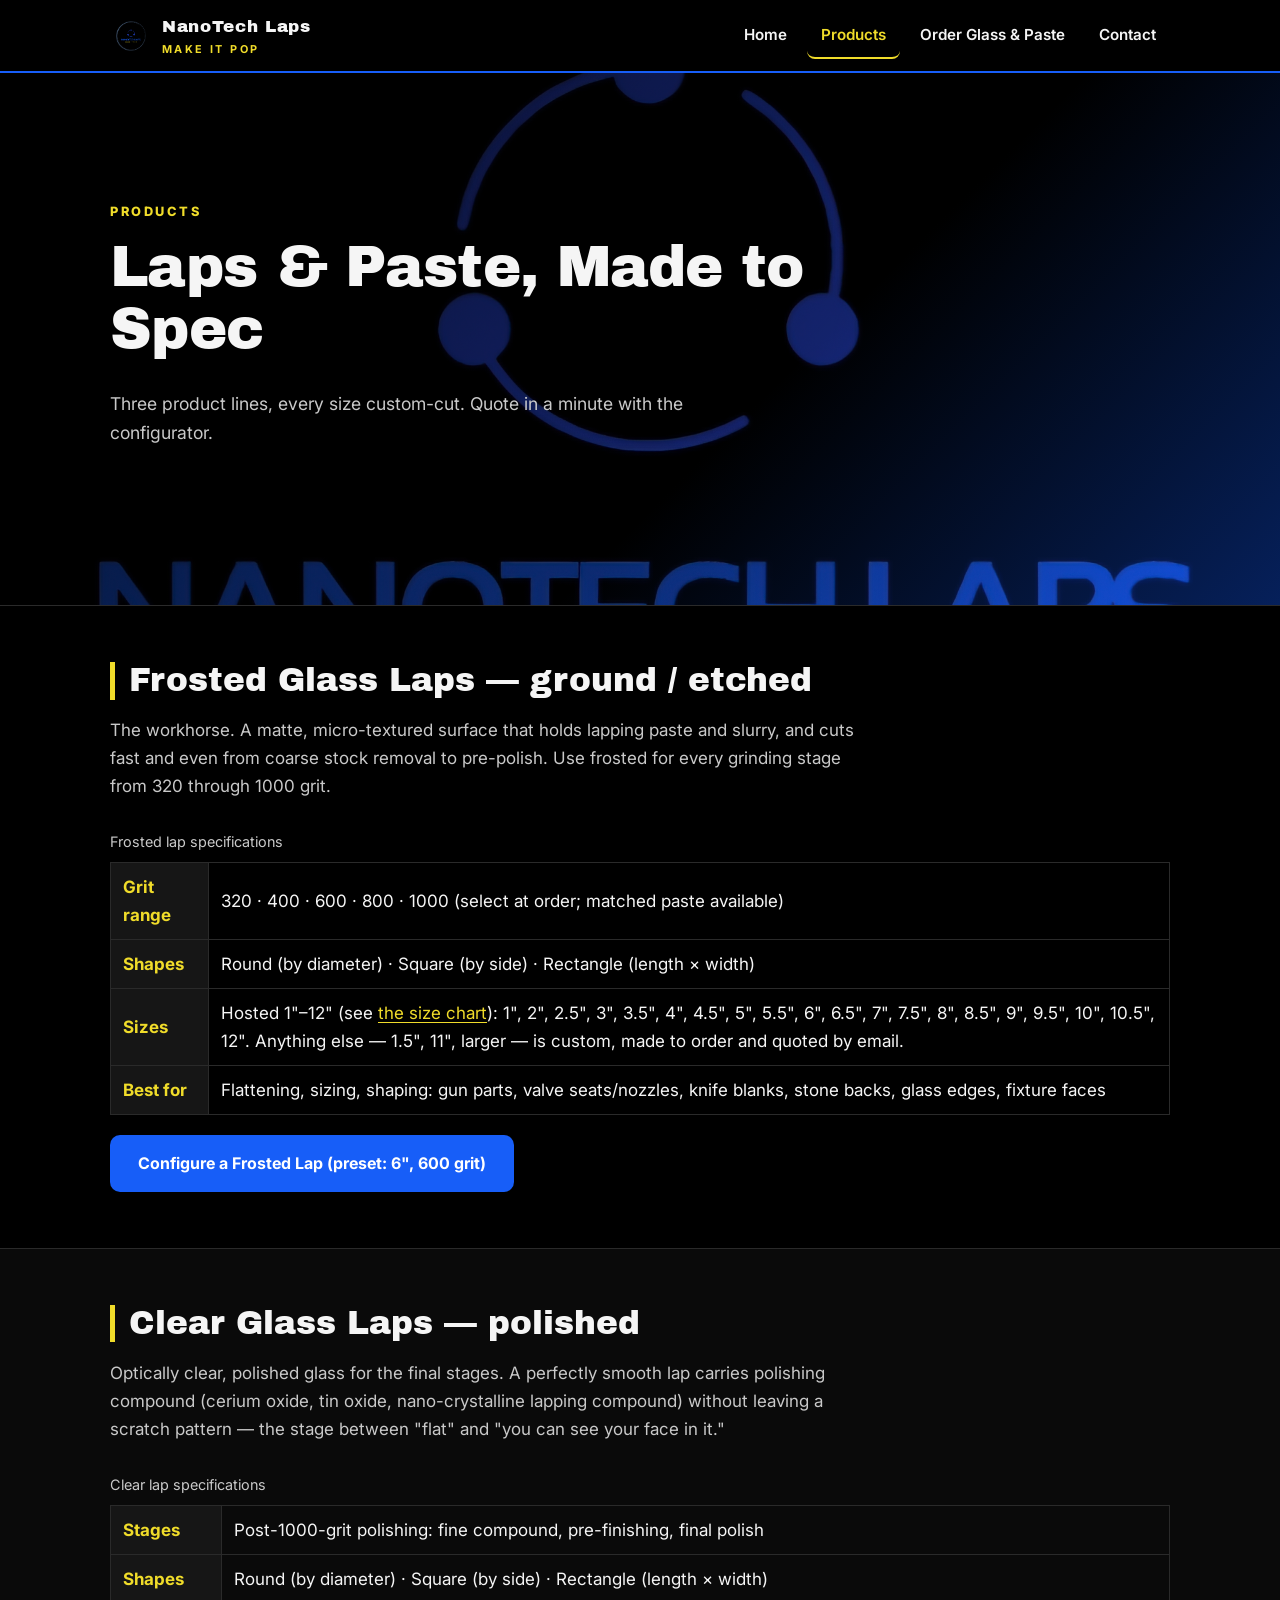
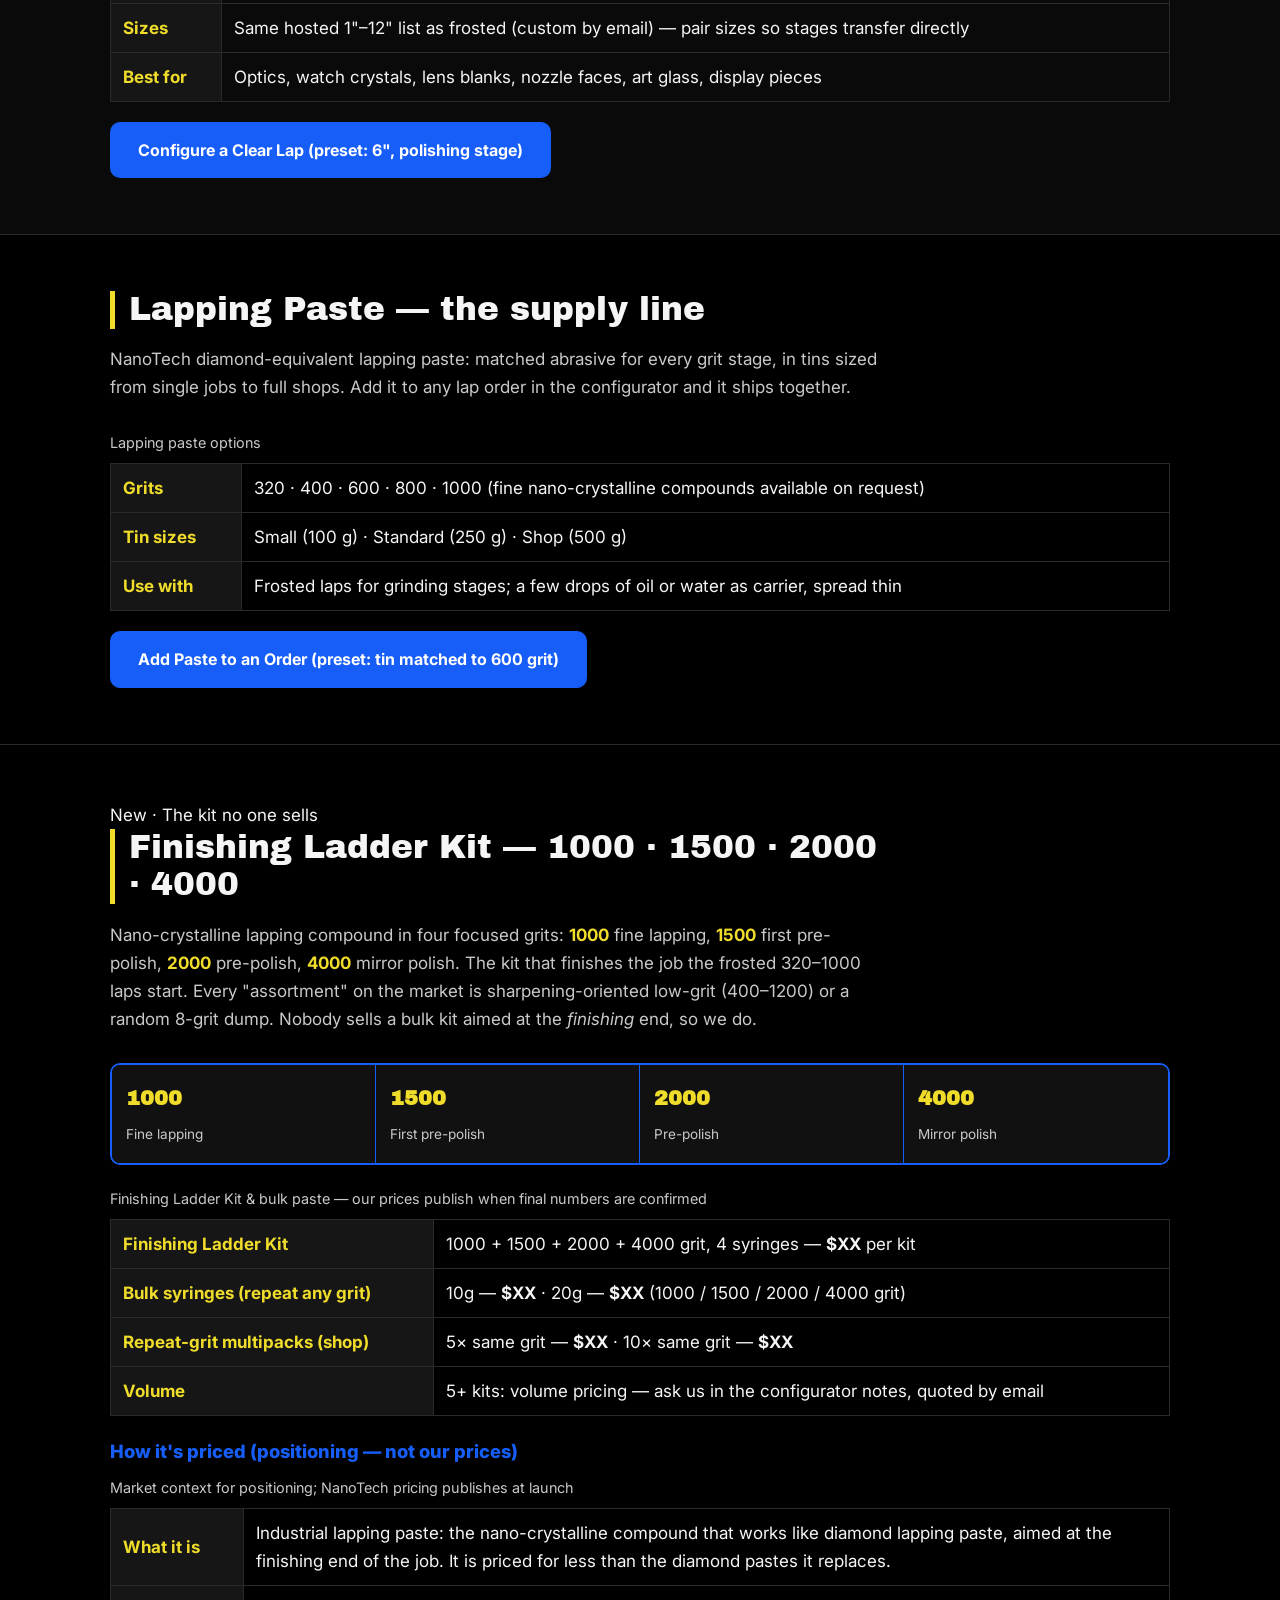
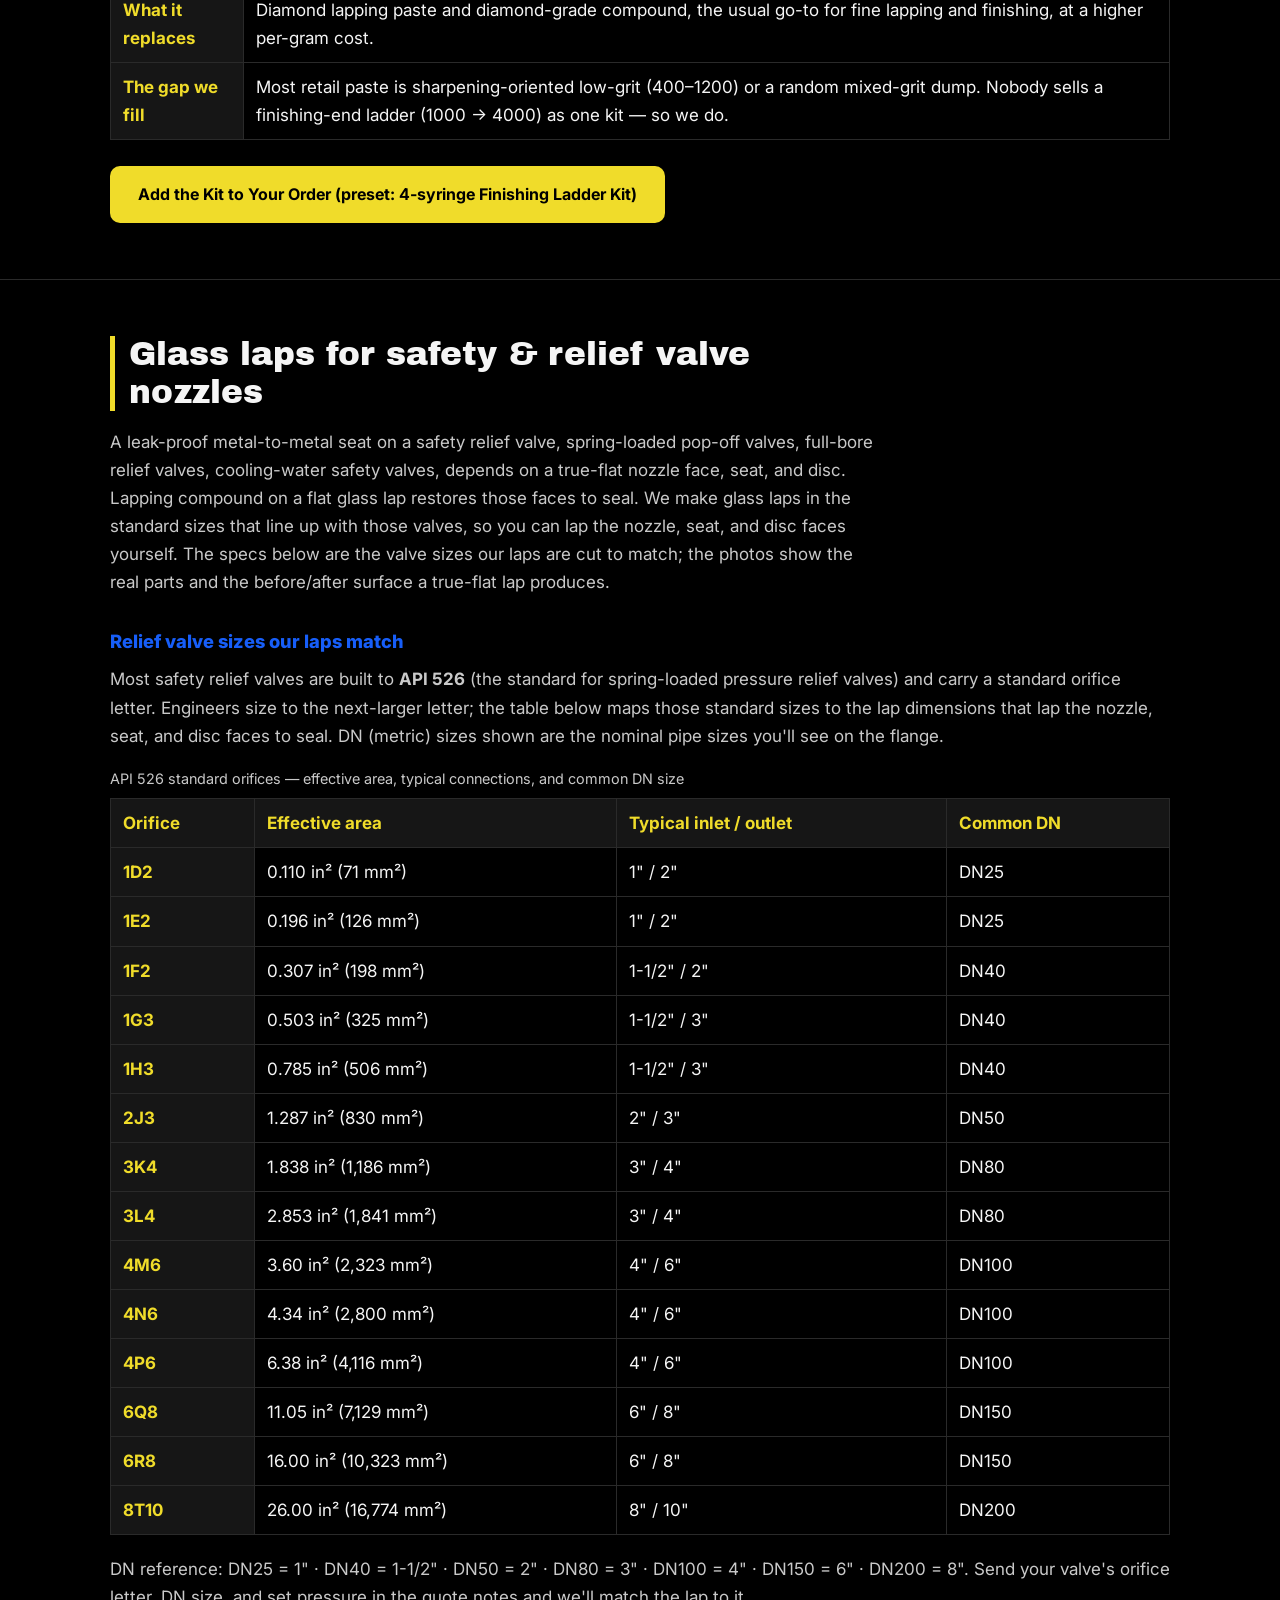
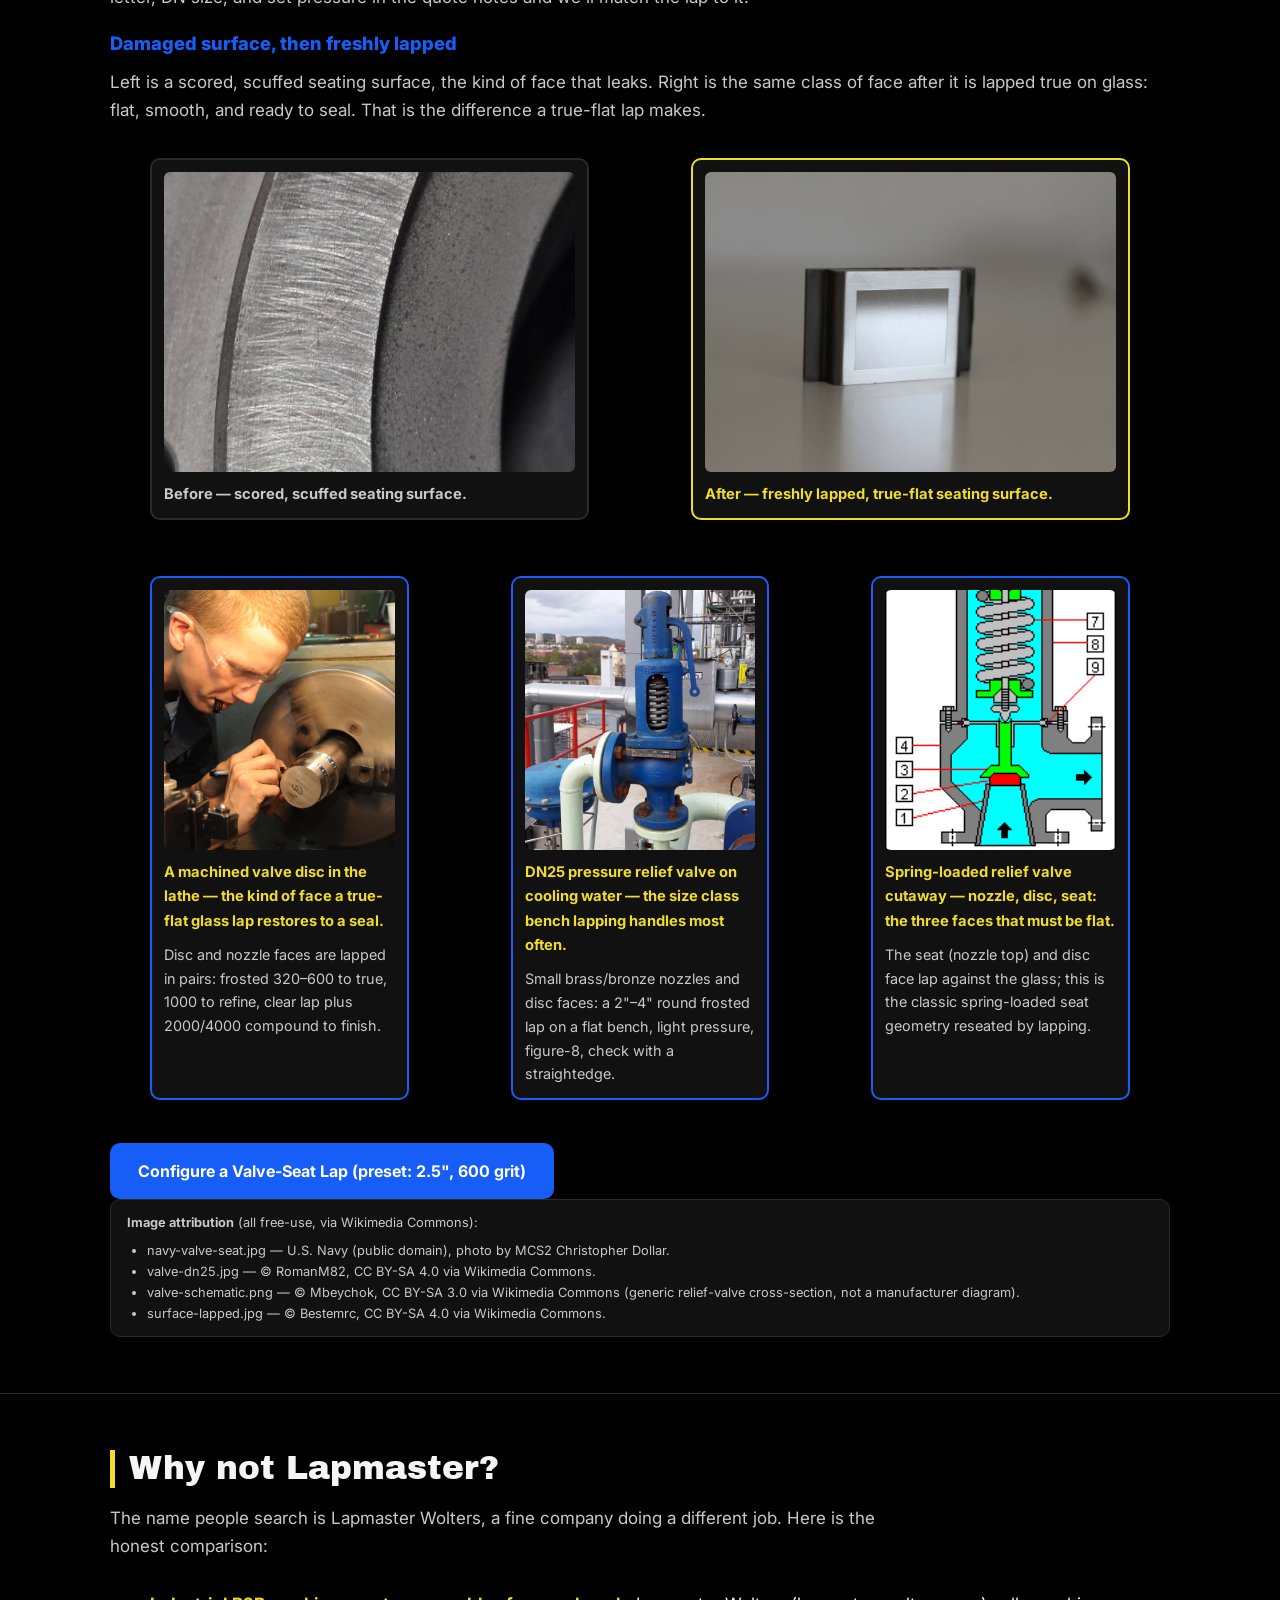
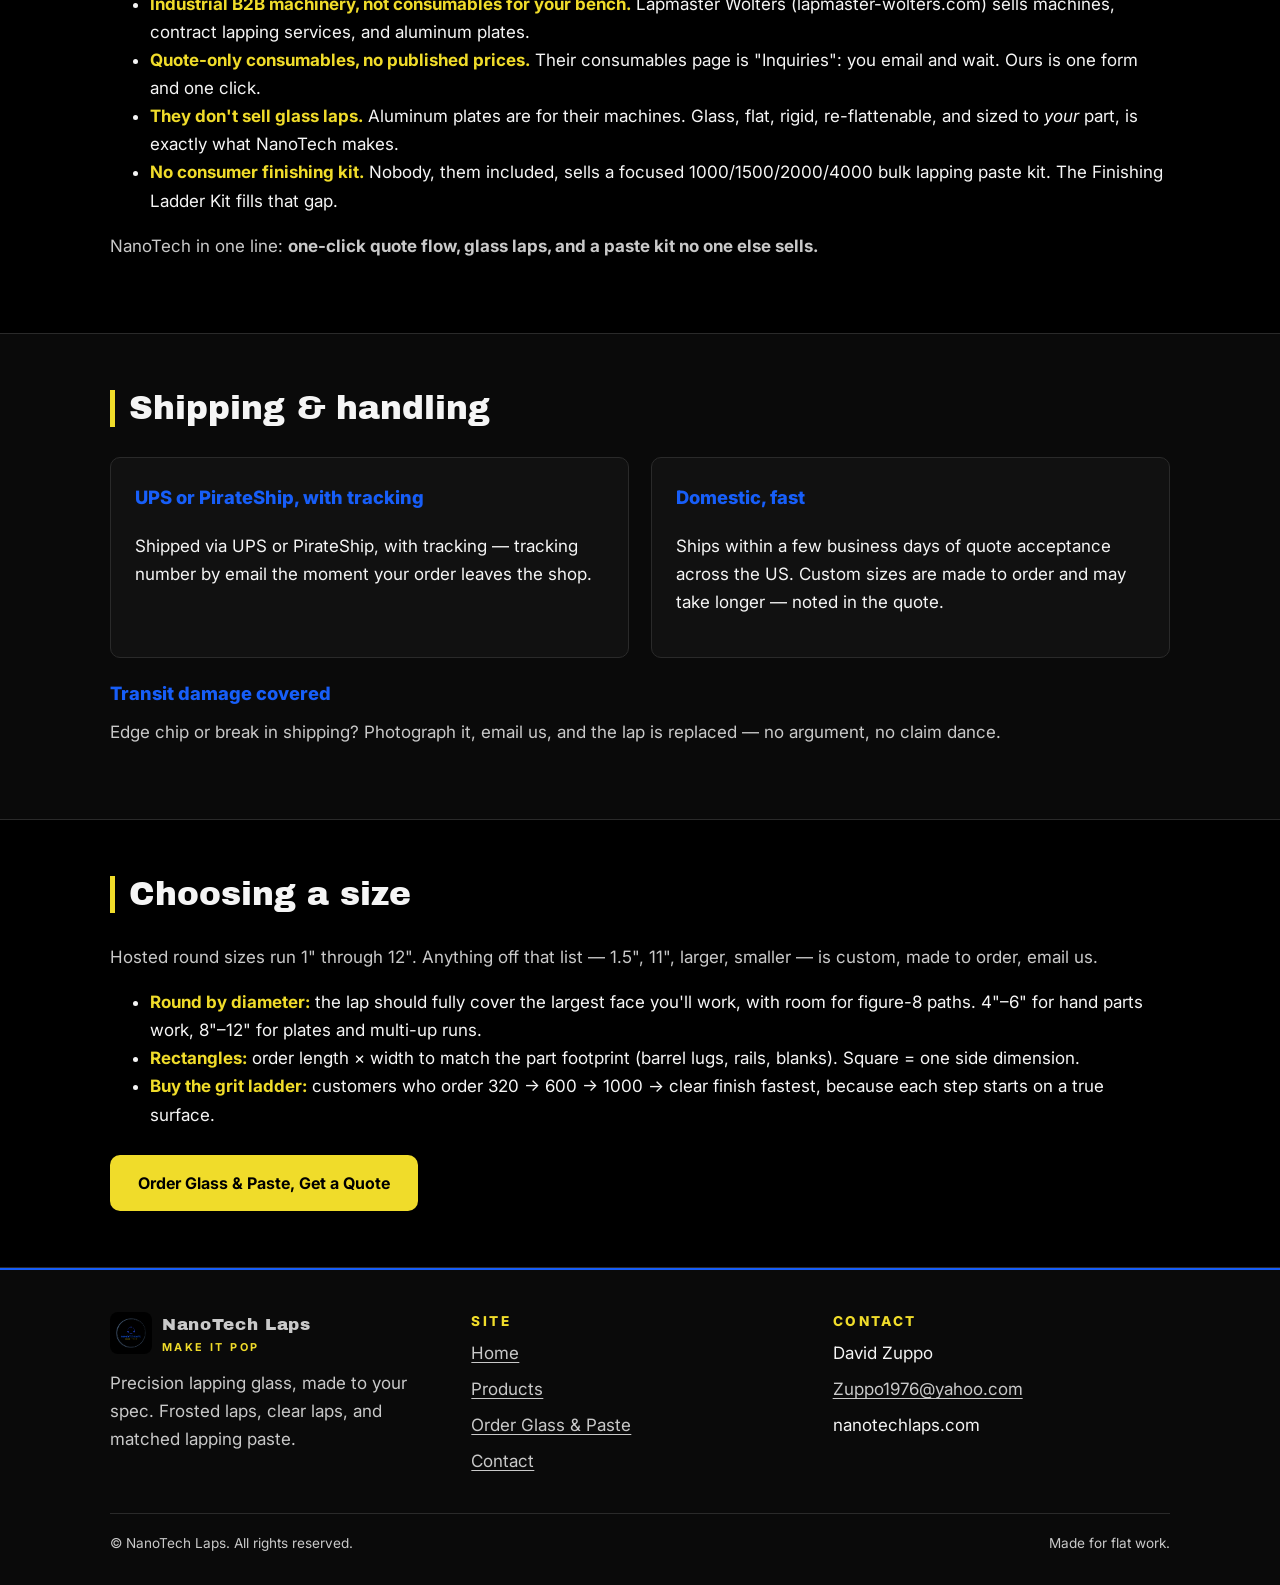
<file: products.html>
<!DOCTYPE html>
<html lang="en">
<head>
  <meta charset="UTF-8">
  <meta name="viewport" content="width=device-width, initial-scale=1.0">
  <title>Glass Laps &amp; Lapping Paste — Sizes, Grits, Kit | NanoTech Laps</title>
  <meta name="description" content="Frosted glass lapping laps (320-1000 grit), clear polishing glass laps, NanoTech diamond-equivalent lapping paste, and the Finishing Ladder Kit. Hosted sizes 1-12 inches, custom by email.">
  <link rel="canonical" href="https://nanotechlaps.com/products.html">
  <meta property="og:type" content="website">
  <meta property="og:site_name" content="NanoTech Laps">
  <meta property="og:title" content="Glass Laps &amp; Lapping Paste — Sizes, Grits, Kit | NanoTech Laps">
  <meta property="og:description" content="Frosted and clear glass laps, NanoTech diamond-equivalent lapping paste, the 4-syringe Finishing Ladder Kit, and relief-valve size references.">
  <meta property="og:url" content="https://nanotechlaps.com/products.html">
  <meta property="og:image" content="https://nanotechlaps.com/images/logo-dark.png">
  <meta property="og:locale" content="en_US">
  <meta name="twitter:card" content="summary">
  <meta name="twitter:title" content="Glass Laps &amp; Lapping Paste — Sizes, Grits, Kit | NanoTech Laps">
  <meta name="twitter:description" content="Frosted and clear glass laps, NanoTech diamond-equivalent lapping paste, the 4-syringe Finishing Ladder Kit, and relief-valve size references.">
  <link rel="icon" type="image/png" href="images/logo-dark.png">
  <link rel="preconnect" href="https://fonts.googleapis.com">
  <link rel="preconnect" href="https://fonts.gstatic.com" crossorigin>
  <link href="https://fonts.googleapis.com/css2?family=Archivo+Black&family=Inter:wght@400;600;700;800&display=swap" rel="stylesheet">
  <link rel="stylesheet" href="css/style.css">
</head>
<body>
  <a class="skip-link" href="#main">Skip to main content</a>

  <header class="site-header">
    <nav class="nav-bar" aria-label="Main navigation">
      <a class="brand" href="index.html">
        <img src="images/logo-dark.png" alt="NanoTech Laps logo">
        <span>
          <span class="brand-name">NanoTech Laps</span>
          <span class="brand-tag">Make It Pop</span>
        </span>
      </a>
      <button class="nav-toggle" aria-expanded="false" aria-controls="nav-links">Menu</button>
      <ul class="nav-links" id="nav-links">
        <li><a href="index.html">Home</a></li>
        <li><a href="products.html" aria-current="page">Products</a></li>
        <li><a href="configurator.html">Order Glass &amp; Paste</a></li>
        <li><a href="contact.html">Contact</a></li>
      </ul>
    </nav>
  </header>

  <main id="main">
    <section class="hero">
      <div class="hero-inner">
        <p class="kicker">Products</p>
        <h1>Laps &amp; Paste, Made to Spec</h1>
        <p class="sub">Three product lines, every size custom-cut. Quote in a minute with the configurator.</p>
      </div>
    </section>

    <section id="frosted" aria-labelledby="frosted-heading">
      <div class="container">
        <div class="section-head">
          <h2 id="frosted-heading">Frosted Glass Laps — ground / etched</h2>
          <p class="dim">The workhorse. A matte, micro-textured surface that holds lapping paste and slurry, and cuts fast and even from coarse stock removal to pre-polish. Use frosted for every grinding stage from 320 through 1000 grit.</p>
        </div>
        <table class="spec-table">
          <caption>Frosted lap specifications</caption>
          <tbody>
            <tr><th scope="row">Grit range</th><td>320 · 400 · 600 · 800 · 1000 (select at order; matched paste available)</td></tr>
            <tr><th scope="row">Shapes</th><td>Round (by diameter) · Square (by side) · Rectangle (length × width)</td></tr>
            <tr><th scope="row">Sizes</th><td>Hosted 1"–12" (see <a href="configurator.html">the size chart</a>): 1", 2", 2.5", 3", 3.5", 4", 4.5", 5", 5.5", 6", 6.5", 7", 7.5", 8", 8.5", 9", 9.5", 10", 10.5", 12". Anything else — 1.5", 11", larger — is custom, made to order and quoted by email.</td></tr>
            <tr><th scope="row">Best for</th><td>Flattening, sizing, shaping: gun parts, valve seats/nozzles, knife blanks, stone backs, glass edges, fixture faces</td></tr>
          </tbody>
        </table>
        <a class="btn btn-primary" href="configurator.html?shape=round&amp;size=6&amp;glass=frosted&amp;grit=600">Configure a Frosted Lap (preset: 6", 600 grit)</a>
      </div>
    </section>

    <section class="alt" id="clear" aria-labelledby="clear-heading">
      <div class="container">
        <div class="section-head">
          <h2 id="clear-heading">Clear Glass Laps — polished</h2>
          <p class="dim">Optically clear, polished glass for the final stages. A perfectly smooth lap carries polishing compound (cerium oxide, tin oxide, nano-crystalline lapping compound) without leaving a scratch pattern — the stage between "flat" and "you can see your face in it."</p>
        </div>
        <table class="spec-table">
          <caption>Clear lap specifications</caption>
          <tbody>
            <tr><th scope="row">Stages</th><td>Post-1000-grit polishing: fine compound, pre-finishing, final polish</td></tr>
            <tr><th scope="row">Shapes</th><td>Round (by diameter) · Square (by side) · Rectangle (length × width)</td></tr>
            <tr><th scope="row">Sizes</th><td>Same hosted 1"–12" list as frosted (custom by email) — pair sizes so stages transfer directly</td></tr>
            <tr><th scope="row">Best for</th><td>Optics, watch crystals, lens blanks, nozzle faces, art glass, display pieces</td></tr>
          </tbody>
        </table>
        <a class="btn btn-primary" href="configurator.html?shape=round&amp;size=6&amp;glass=clear">Configure a Clear Lap (preset: 6", polishing stage)</a>
      </div>
    </section>

    <section id="paste" aria-labelledby="paste-heading">
      <div class="container">
        <div class="section-head">
          <h2 id="paste-heading">Lapping Paste — the supply line</h2>
          <p class="dim">NanoTech diamond-equivalent lapping paste: matched abrasive for every grit stage, in tins sized from single jobs to full shops. Add it to any lap order in the configurator and it ships together.</p>
        </div>
        <table class="spec-table">
          <caption>Lapping paste options</caption>
          <tbody>
            <tr><th scope="row">Grits</th><td>320 · 400 · 600 · 800 · 1000 (fine nano-crystalline compounds available on request)</td></tr>
            <tr><th scope="row">Tin sizes</th><td>Small (100 g) · Standard (250 g) · Shop (500 g)</td></tr>
            <tr><th scope="row">Use with</th><td>Frosted laps for grinding stages; a few drops of oil or water as carrier, spread thin</td></tr>
          </tbody>
        </table>
        <a class="btn btn-primary" href="configurator.html?shape=round&amp;size=6&amp;glass=frosted&amp;grit=600&amp;paste=tin">Add Paste to an Order (preset: tin matched to 600 grit)</a>
      </div>
    </section>

    <section id="kit" aria-labelledby="kit-heading">
      <div class="container">
        <div class="section-head">
          <span class="tag">New · The kit no one sells</span>
          <h2 id="kit-heading">Finishing Ladder Kit — 1000 · 1500 · 2000 · 4000</h2>
          <p class="dim">Nano-crystalline lapping compound in four focused grits: <strong class="gold">1000</strong> fine lapping, <strong class="gold">1500</strong> first pre-polish, <strong class="gold">2000</strong> pre-polish, <strong class="gold">4000</strong> mirror polish. The kit that finishes the job the frosted 320–1000 laps start. Every "assortment" on the market is sharpening-oriented low-grit (400–1200) or a random 8-grit dump. Nobody sells a bulk kit aimed at the <em>finishing</em> end, so we do.</p>
        </div>
        <ol class="ladder" aria-label="Finishing ladder grit stages">
          <li><strong>1000</strong><span>Fine lapping</span></li>
          <li><strong>1500</strong><span>First pre-polish</span></li>
          <li><strong>2000</strong><span>Pre-polish</span></li>
          <li><strong>4000</strong><span>Mirror polish</span></li>
        </ol>
        <table class="spec-table">
          <caption>Finishing Ladder Kit &amp; bulk paste — our prices publish when final numbers are confirmed</caption>
          <tbody>
            <tr><th scope="row">Finishing Ladder Kit</th><td>1000 + 1500 + 2000 + 4000 grit, 4 syringes — <strong>$XX</strong> per kit</td></tr>
            <tr><th scope="row">Bulk syringes (repeat any grit)</th><td>10g — <strong>$XX</strong> · 20g — <strong>$XX</strong> (1000 / 1500 / 2000 / 4000 grit)</td></tr>
            <tr><th scope="row">Repeat-grit multipacks (shop)</th><td>5× same grit — <strong>$XX</strong> · 10× same grit — <strong>$XX</strong></td></tr>
            <tr><th scope="row">Volume</th><td>5+ kits: volume pricing — ask us in the configurator notes, quoted by email</td></tr>
          </tbody>
        </table>
        <h3>How it's priced (positioning — not our prices)</h3>
        <table class="spec-table">
          <caption>Market context for positioning; NanoTech pricing publishes at launch</caption>
          <tbody>
            <tr><th scope="row">What it is</th><td>Industrial lapping paste: the nano-crystalline compound that works like diamond lapping paste, aimed at the finishing end of the job. It is priced for less than the diamond pastes it replaces.</td></tr>
            <tr><th scope="row">What it replaces</th><td>Diamond lapping paste and diamond-grade compound, the usual go-to for fine lapping and finishing, at a higher per-gram cost.</td></tr>
            <tr><th scope="row">The gap we fill</th><td>Most retail paste is sharpening-oriented low-grit (400–1200) or a random mixed-grit dump. Nobody sells a finishing-end ladder (1000 → 4000) as one kit — so we do.</td></tr>
          </tbody>
        </table>
        <div class="hero-actions">
          <a class="btn btn-gold" href="configurator.html?shape=round&amp;size=6&amp;glass=frosted&amp;paste=kit&amp;paste_grit=1000">Add the Kit to Your Order (preset: 4-syringe Finishing Ladder Kit)</a>
        </div>
      </div>
    </section>

    <section id="valves" aria-labelledby="valves-heading">
      <div class="container">
        <div class="section-head">
          <h2 id="valves-heading">Glass laps for safety &amp; relief valve nozzles</h2>
          <p class="dim">A leak-proof metal-to-metal seat on a safety relief valve, spring-loaded pop-off valves, full-bore relief valves, cooling-water safety valves, depends on a true-flat nozzle face, seat, and disc. Lapping compound on a flat glass lap restores those faces to seal. We make glass laps in the standard sizes that line up with those valves, so you can lap the nozzle, seat, and disc faces yourself. The specs below are the valve sizes our laps are cut to match; the photos show the real parts and the before/after surface a true-flat lap produces.</p>
        </div>

        <h3>Relief valve sizes our laps match</h3>
        <p class="dim">Most safety relief valves are built to <strong>API 526</strong> (the standard for spring-loaded pressure relief valves) and carry a standard orifice letter. Engineers size to the next-larger letter; the table below maps those standard sizes to the lap dimensions that lap the nozzle, seat, and disc faces to seal. DN (metric) sizes shown are the nominal pipe sizes you'll see on the flange.</p>
        <table class="spec-table">
          <caption>API 526 standard orifices — effective area, typical connections, and common DN size</caption>
          <thead>
            <tr><th scope="col">Orifice</th><th scope="col">Effective area</th><th scope="col">Typical inlet / outlet</th><th scope="col">Common DN</th></tr>
          </thead>
          <tbody>
            <tr><th scope="row">1D2</th><td>0.110 in² (71 mm²)</td><td>1" / 2"</td><td>DN25</td></tr>
            <tr><th scope="row">1E2</th><td>0.196 in² (126 mm²)</td><td>1" / 2"</td><td>DN25</td></tr>
            <tr><th scope="row">1F2</th><td>0.307 in² (198 mm²)</td><td>1-1/2" / 2"</td><td>DN40</td></tr>
            <tr><th scope="row">1G3</th><td>0.503 in² (325 mm²)</td><td>1-1/2" / 3"</td><td>DN40</td></tr>
            <tr><th scope="row">1H3</th><td>0.785 in² (506 mm²)</td><td>1-1/2" / 3"</td><td>DN40</td></tr>
            <tr><th scope="row">2J3</th><td>1.287 in² (830 mm²)</td><td>2" / 3"</td><td>DN50</td></tr>
            <tr><th scope="row">3K4</th><td>1.838 in² (1,186 mm²)</td><td>3" / 4"</td><td>DN80</td></tr>
            <tr><th scope="row">3L4</th><td>2.853 in² (1,841 mm²)</td><td>3" / 4"</td><td>DN80</td></tr>
            <tr><th scope="row">4M6</th><td>3.60 in² (2,323 mm²)</td><td>4" / 6"</td><td>DN100</td></tr>
            <tr><th scope="row">4N6</th><td>4.34 in² (2,800 mm²)</td><td>4" / 6"</td><td>DN100</td></tr>
            <tr><th scope="row">4P6</th><td>6.38 in² (4,116 mm²)</td><td>4" / 6"</td><td>DN100</td></tr>
            <tr><th scope="row">6Q8</th><td>11.05 in² (7,129 mm²)</td><td>6" / 8"</td><td>DN150</td></tr>
            <tr><th scope="row">6R8</th><td>16.00 in² (10,323 mm²)</td><td>6" / 8"</td><td>DN150</td></tr>
            <tr><th scope="row">8T10</th><td>26.00 in² (16,774 mm²)</td><td>8" / 10"</td><td>DN200</td></tr>
          </tbody>
        </table>
        <p class="dim">DN reference: DN25 = 1" · DN40 = 1-1/2" · DN50 = 2" · DN80 = 3" · DN100 = 4" · DN150 = 6" · DN200 = 8". Send your valve's orifice letter, DN size, and set pressure in the quote notes and we'll match the lap to it.</p>

        <h3>Damaged surface, then freshly lapped</h3>
        <p class="dim">Left is a scored, scuffed seating surface, the kind of face that leaks. Right is the same class of face after it is lapped true on glass: flat, smooth, and ready to seal. That is the difference a true-flat lap makes.</p>
        <div class="before-after">
          <figure class="photo-card">
            <img src="images/surface-damaged.jpg" width="450" height="600" alt="Close-up of a scuffed, scratched, worn metal seating surface before lapping">
            <figcaption>Before — scored, scuffed seating surface.</figcaption>
          </figure>
          <figure class="photo-card">
            <img src="images/surface-lapped.jpg" width="4272" height="2848" alt="Close-up of a freshly lapped, smooth, reflective metal seating surface">
            <figcaption>After — freshly lapped, true-flat seating surface.</figcaption>
          </figure>
        </div>

        <div class="valve-grid">
          <figure class="photo-card">
            <img src="images/navy-valve-seat.jpg" width="2100" height="1500" alt="Machinist inspecting and finishing a machined valve disc in a lathe">
            <figcaption>A machined valve disc in the lathe — the kind of face a true-flat glass lap restores to a seal.</figcaption>
            <p class="photo-note">Disc and nozzle faces are lapped in pairs: frosted 320–600 to true, 1000 to refine, clear lap plus 2000/4000 compound to finish.</p>
          </figure>
          <figure class="photo-card">
            <img src="images/valve-dn25.jpg" width="1280" height="1710" alt="DN25 pressure relief valve mounted on a cooling water pipe">
            <figcaption>DN25 pressure relief valve on cooling water — the size class bench lapping handles most often.</figcaption>
            <p class="photo-note">Small brass/bronze nozzles and disc faces: a 2"–4" round frosted lap on a flat bench, light pressure, figure-8, check with a straightedge.</p>
          </figure>
          <figure class="photo-card">
            <img src="images/valve-schematic.png" width="173" height="373" alt="Generic cutaway schematic of a spring-loaded pressure relief valve showing nozzle, disc, spring, and stem">
            <figcaption>Spring-loaded relief valve cutaway — nozzle, disc, seat: the three faces that must be flat.</figcaption>
            <p class="photo-note">The seat (nozzle top) and disc face lap against the glass; this is the classic spring-loaded seat geometry reseated by lapping.</p>
          </figure>
        </div>
        <div class="hero-actions">
          <a class="btn btn-primary" href="configurator.html?shape=round&amp;size=2.5&amp;glass=frosted&amp;grit=600">Configure a Valve-Seat Lap (preset: 2.5", 600 grit)</a>
        </div>
        <div class="attribution">
          <strong>Image attribution</strong> (all free-use, via Wikimedia Commons):
          <ul>
            <li>navy-valve-seat.jpg — U.S. Navy (public domain), photo by MCS2 Christopher Dollar.</li>
            <li>valve-dn25.jpg — © RomanM82, CC BY-SA 4.0 via Wikimedia Commons.</li>
            <li>valve-schematic.png — © Mbeychok, CC BY-SA 3.0 via Wikimedia Commons (generic relief-valve cross-section, not a manufacturer diagram).</li>
            <li>surface-lapped.jpg — © Bestemrc, CC BY-SA 4.0 via Wikimedia Commons.</li>
          </ul>
        </div>
      </div>
    </section>

    <section id="why-not-lapmaster" aria-labelledby="lapmaster-heading">
      <div class="container">
        <div class="section-head">
          <h2 id="lapmaster-heading">Why not Lapmaster?</h2>
          <p class="dim">The name people search is Lapmaster Wolters, a fine company doing a different job. Here is the honest comparison:</p>
        </div>
        <ul>
          <li><strong class="gold">Industrial B2B machinery, not consumables for your bench.</strong> Lapmaster Wolters (lapmaster-wolters.com) sells machines, contract lapping services, and aluminum plates.</li>
          <li><strong class="gold">Quote-only consumables, no published prices.</strong> Their consumables page is "Inquiries": you email and wait. Ours is one form and one click.</li>
          <li><strong class="gold">They don't sell glass laps.</strong> Aluminum plates are for their machines. Glass, flat, rigid, re-flattenable, and sized to <em>your</em> part, is exactly what NanoTech makes.</li>
          <li><strong class="gold">No consumer finishing kit.</strong> Nobody, them included, sells a focused 1000/1500/2000/4000 bulk lapping paste kit. The Finishing Ladder Kit fills that gap.</li>
        </ul>
        <p class="dim">NanoTech in one line: <strong>one-click quote flow, glass laps, and a paste kit no one else sells.</strong></p>
      </div>
    </section>

    <section class="alt" aria-labelledby="ship-heading">
      <div class="container">
        <div class="section-head">
          <h2 id="ship-heading">Shipping &amp; handling</h2>
        </div>
        <div class="grid grid-2">
          <div class="card"><h3>UPS or PirateShip, with tracking</h3><p>Shipped via UPS or PirateShip, with tracking — tracking number by email the moment your order leaves the shop.</p></div>
          <div class="card"><h3>Domestic, fast</h3><p>Ships within a few business days of quote acceptance across the US. Custom sizes are made to order and may take longer — noted in the quote.</p></div>
        </div>
        <h3 style="margin-top:20px">Transit damage covered</h3>
        <p class="dim">Edge chip or break in shipping? Photograph it, email us, and the lap is replaced — no argument, no claim dance.</p>
      </div>
    </section>

    <section aria-labelledby="size-guide-heading">
      <div class="container">
        <div class="section-head">
          <h2 id="size-guide-heading">Choosing a size</h2>
        </div>
        <p class="dim">Hosted round sizes run 1" through 12". Anything off that list — 1.5", 11", larger, smaller — is custom, made to order, email us.</p>
        <ul>
          <li><strong class="gold">Round by diameter:</strong> the lap should fully cover the largest face you'll work, with room for figure-8 paths. 4"–6" for hand parts work, 8"–12" for plates and multi-up runs.</li>
          <li><strong class="gold">Rectangles:</strong> order length × width to match the part footprint (barrel lugs, rails, blanks). Square = one side dimension.</li>
          <li><strong class="gold">Buy the grit ladder:</strong> customers who order 320 → 600 → 1000 → clear finish fastest, because each step starts on a true surface.</li>
        </ul>
        <div class="hero-actions">
          <a class="btn btn-gold" href="configurator.html">Order Glass &amp; Paste, Get a Quote</a>
        </div>
      </div>
    </section>
  </main>

  <footer class="site-footer">
    <div class="container">
      <div class="footer-grid">
        <div>
          <a class="brand" href="index.html">
            <img src="images/logo-dark.png" alt="NanoTech Laps logo">
            <span>
              <span class="brand-name">NanoTech Laps</span>
              <span class="brand-tag">Make It Pop</span>
            </span>
          </a>
          <p class="dim" style="margin-top:12px">Precision lapping glass, made to your spec. Frosted laps, clear laps, and matched lapping paste.</p>
        </div>
        <div>
          <h4>Site</h4>
          <ul>
            <li><a href="index.html">Home</a></li>
            <li><a href="products.html">Products</a></li>
            <li><a href="configurator.html">Order Glass &amp; Paste</a></li>
            <li><a href="contact.html">Contact</a></li>
          </ul>
        </div>
        <div>
          <h4>Contact</h4>
          <ul>
            <li>David Zuppo</li>
            <li><a href="mailto:Zuppo1976@yahoo.com">Zuppo1976@yahoo.com</a></li>
            <li>nanotechlaps.com</li>
          </ul>
        </div>
      </div>
      <div class="footer-bottom">
        <span>© NanoTech Laps. All rights reserved.</span>
        <span>Made for flat work.</span>
      </div>
    </div>
    <script src="js/nav.js"></script>
  </footer>
</body>
</html>
</file>
<file: css/style.css>
/* NanoTech Laps — shared stylesheet
   Brand (pixel-sampled from the client's logo, kept exactly):
   black #000000 background, deep blue #175EF8 (headings accents/borders/buttons,
   always with white text), gold #F0DC2A accents/links on black.
   Blue is NOT used for body copy on black: body text is #F5F5F5, links gold.
   Type: "Archivo Black" display (h1/h2 + wordmark), Inter for body. */

:root {
  --blue: #175EF8;
  --blue-dark: #0d47c9;
  --gold: #F0DC2A;
  --gold-bright: #ffe95c;
  --black: #000000;
  --ink: #0a0a0a;
  --panel: #111111;
  --panel-2: #161616;
  --line: #2a2a2a;
  --text: #F5F5F5;
  --text-dim: #c9c9c9;
  --radius: 10px;
  --maxw: 1100px;
  --font-display: "Archivo Black", "Inter", system-ui, sans-serif;
  --font-body: "Inter", system-ui, -apple-system, "Segoe UI", Roboto, Arial, sans-serif;
}

* { box-sizing: border-box; }

body {
  margin: 0;
  background: var(--black);
  color: var(--text);
  font-family: var(--font-body);
  font-size: 17px;
  line-height: 1.65;
}

img { max-width: 100%; height: auto; display: block; }

a { color: var(--gold); text-decoration: underline; text-underline-offset: 3px; }
a:hover { color: var(--gold-bright); }

:is(a, button, summary, [tabindex]):focus-visible {
  outline: 3px solid var(--gold);
  outline-offset: 2px;
  border-radius: 4px;
}

/* ---- Type scale: display face leads, body stays Inter ---- */
h1, h2, h3, h4 { margin: 0 0 .5em; }
h1 {
  font-family: var(--font-display);
  color: var(--text);
  font-size: clamp(2.1rem, 5.4vw, 3.6rem);
  font-weight: 400;
  line-height: 1.08;
  letter-spacing: -0.01em;
}
h2 {
  font-family: var(--font-display);
  color: var(--text);
  font-size: clamp(1.35rem, 3vw, 2.05rem);
  font-weight: 400;
  line-height: 1.15;
  padding-left: 14px;
  border-left: 5px solid var(--gold);
}
h3 { font-size: 1.15rem; font-weight: 800; color: var(--blue); }
h4 { font-size: 1rem; font-weight: 800; color: var(--blue); }

p { margin: 0 0 1em; }

.container { max-width: var(--maxw); margin: 0 auto; padding: 0 20px; }

.skip-link {
  position: absolute; left: -9999px; top: 0;
  background: var(--gold); color: var(--black); padding: 10px 16px; z-index: 200;
}
.skip-link:focus { left: 0; }

/* ---------- Header / nav ---------- */
.site-header {
  position: sticky; top: 0; z-index: 100;
  background: rgba(0, 0, 0, 0.92);
  border-bottom: 2px solid var(--blue);
  backdrop-filter: blur(6px);
}
.nav-bar {
  display: flex; align-items: center; justify-content: space-between;
  gap: 16px; padding: 12px 20px; max-width: var(--maxw); margin: 0 auto;
}
.brand {
  display: flex; align-items: center; gap: 10px;
  text-decoration: none; color: var(--text);
}
.brand img { width: 42px; height: 42px; border-radius: 8px; }
.brand .brand-name { font-family: var(--font-display); font-size: 1.05rem; letter-spacing: .04em; }
.brand .brand-tag { display: block; color: var(--gold); font-size: .68rem; letter-spacing: .22em; font-weight: 700; text-transform: uppercase; }

.nav-links { display: flex; gap: 6px; list-style: none; margin: 0; padding: 0; }
.nav-links a {
  display: block; padding: 10px 14px; border-radius: 8px;
  color: var(--text); text-decoration: none; font-weight: 600; font-size: .95rem;
}
.nav-links a:hover { background: var(--blue); color: #ffffff; }
.nav-links a[aria-current="page"] { color: var(--gold); border-bottom: 2px solid var(--gold); }

.nav-toggle {
  display: none; background: none; border: 2px solid var(--blue); color: var(--text);
  font: inherit; font-weight: 700; padding: 8px 14px; border-radius: 8px; cursor: pointer;
  touch-action: manipulation;
}

@media (max-width: 760px) {
  .nav-toggle { display: block; }
  .nav-links {
    display: none; position: absolute; top: 100%; left: 0; right: 0;
    flex-direction: column; background: var(--ink); border-bottom: 2px solid var(--blue); padding: 10px 20px;
  }
  .nav-links.open { display: flex; }
}

/* ---------- Hero ---------- */
.hero {
  border-bottom: 1px solid var(--line);
  background:
    linear-gradient(135deg, rgba(0,0,0,.88) 0%, rgba(0,0,0,.55) 60%, rgba(13,71,201,.45) 100%),
    url("../images/banner.jpg") center / cover no-repeat;
}
.hero-inner { padding: 72px 20px 84px; max-width: var(--maxw); margin: 0 auto; }
.hero .kicker {
  color: var(--gold); font-weight: 800; letter-spacing: .2em; text-transform: uppercase;
  font-size: .8rem; margin-bottom: 14px;
}
.hero h1 { max-width: 22ch; }
.hero .sub { max-width: 60ch; color: var(--text-dim); font-size: 1.1rem; }
.hero-actions { display: flex; flex-wrap: wrap; gap: 14px; margin-top: 26px; }

/* Home hero: copy only, one orchestrated load. */
.hero-home {
  display: grid; grid-template-columns: 1fr;
  align-items: center; gap: 48px;
}
@media (max-width: 860px) { .hero-home { grid-template-columns: 1fr; } }
.hero-copy h1 { max-width: 18ch; }
.hero-tagline {
  font-family: var(--font-display);
  color: var(--gold);
  font-size: clamp(1.4rem, 3.4vw, 2.2rem);
  letter-spacing: .12em;
  margin: 0 0 18px;
}

.glass-disc-wrap { display: flex; justify-content: center; }
.glass-disc { position: relative; width: min(360px, 82vw); aspect-ratio: 1 / 1; }
.disc, .glass-disc::before, .glass-disc::after {
  position: absolute; border-radius: 50%;
}
.disc {
  inset: 0;
  background: radial-gradient(circle at 38% 30%, rgba(245,245,245,.34) 0%, rgba(245,245,245,.10) 42%, rgba(23,94,248,.20) 78%, rgba(23,94,248,.34) 96%);
  border: 2px solid var(--blue);
  box-shadow: 0 0 40px rgba(23,94,248,.5), 0 0 14px rgba(240,220,42,.25), inset 0 0 60px rgba(245,245,245,.08);
}
.glass-disc::before, .glass-disc::after { content: ""; }
.glass-disc::before { inset: 12%; border: 2px solid rgba(23,94,248,.55); }
.glass-disc::after { inset: 28%; border: 1px solid rgba(240,220,42,.5); }
.disc-ring { position: absolute; inset: 42%; border-radius: 50%; border: 1px solid rgba(23,94,248,.4); }
.disc-label {
  position: absolute; left: 50%; top: 50%; transform: translate(-50%, -50%);
  font-family: var(--font-display); color: var(--gold);
  font-size: clamp(.8rem, 2.4vw, 1rem); letter-spacing: .18em;
}

/* One page-load sequence: fade+rise, staggered, ~600ms total. Hero only. */
@media (prefers-reduced-motion: no-preference) {
  .hero-home .hero-tagline,
  .hero-home h1,
  .hero-home .sub,
  .hero-home .hero-actions,
  .hero-home .glass-disc-wrap {
    opacity: 0;
    animation: rise .5s cubic-bezier(.2,.7,.3,1) forwards;
  }
  .hero-home .hero-tagline { animation-delay: 0ms; }
  .hero-home h1 { animation-delay: 90ms; }
  .hero-home .sub { animation-delay: 180ms; }
  .hero-home .hero-actions { animation-delay: 270ms; }
  .hero-home .glass-disc-wrap { animation-delay: 340ms; }
}
@keyframes rise {
  from { opacity: 0; transform: translateY(18px); }
  to { opacity: 1; transform: translateY(0); }
}

/* ---------- Buttons ---------- */
.btn {
  display: inline-block; padding: 13px 26px; border-radius: var(--radius);
  font-weight: 700; font-size: 1rem; text-decoration: none; cursor: pointer;
  border: 2px solid transparent; transition: transform .08s ease, background .15s ease;
  touch-action: manipulation;
}
.btn:active { transform: translateY(1px); }
.btn-primary { background: var(--blue); color: #ffffff; }
.btn-primary:hover { background: var(--blue-dark); color: #ffffff; }
.btn-gold { background: var(--gold); color: var(--black); }
.btn-gold:hover { background: var(--gold-bright); color: var(--black); }
.btn-ghost { background: transparent; color: var(--text); border-color: var(--blue); }
.btn-ghost:hover { background: var(--blue); color: #ffffff; }

/* Paste mix-and-match lines */
.paste-intro { margin: 0 0 12px; }
.paste-line {
  background: var(--panel-2); border: 1px solid var(--line); border-left: 3px solid var(--blue);
  border-radius: 8px; padding: 14px; margin-bottom: 10px;
}
.paste-line .pl-label { font-size: .8rem; font-weight: 700; color: var(--text-dim); }
.btn-add-line {
  background: transparent; color: var(--gold); border: 1px dashed var(--gold);
  border-radius: 8px; padding: 9px 16px; font: inherit; font-weight: 700;
  cursor: pointer; margin: 4px 0 10px;
}
.btn-add-line:hover { background: rgba(240, 220, 42, .1); }
.btn-remove-line {
  background: transparent; color: var(--text-dim); border: 1px solid var(--line);
  border-radius: 6px; padding: 5px 12px; font: inherit; font-size: .8rem;
  cursor: pointer; margin-top: 10px;
}
.btn-remove-line:hover { color: #ff9a9a; border-color: #ff9a9a; }

/* ---------- Sections & grids ---------- */
section { padding: 56px 0; border-bottom: 1px solid var(--line); }
section.alt { background: var(--ink); }
.section-head { max-width: 70ch; margin-bottom: 30px; }

.grid { display: grid; gap: 22px; }
.grid-2 { grid-template-columns: repeat(auto-fit, minmax(280px, 1fr)); }
.grid-3 { grid-template-columns: repeat(auto-fit, minmax(250px, 1fr)); }

.card {
  background: var(--panel); border: 1px solid var(--line); border-radius: var(--radius);
  padding: 24px; display: flex; flex-direction: column; gap: 10px;
}
.card .tag {
  align-self: flex-start; background: var(--gold); color: var(--black);
  font-size: .72rem; font-weight: 800; letter-spacing: .12em; text-transform: uppercase;
  padding: 4px 10px; border-radius: 999px;
}
.card ul { margin: 0; padding-left: 20px; color: var(--text-dim); }
.card .card-foot { margin-top: auto; }

.spec-table { width: 100%; border-collapse: collapse; margin: 10px 0 20px; border: 1px solid var(--blue); }
.spec-table caption { text-align: left; color: var(--text-dim); font-size: .9rem; padding-bottom: 8px; }
.spec-table th, .spec-table td { border: 1px solid var(--line); padding: 10px 12px; text-align: left; }
.spec-table th { color: var(--gold); background: var(--panel-2); }
.spec-table td { color: var(--text); }

/* ---------- FAQ ---------- */
.faq details {
  background: var(--panel); border: 2px solid var(--blue); border-radius: var(--radius);
  padding: 0; margin-bottom: 12px;
}
.faq summary {
  font-weight: 700; color: var(--text); cursor: pointer; padding: 16px 20px;
  list-style: none; position: relative;
}
.faq summary::-webkit-details-marker { display: none; }
.faq summary::before {
  content: "+"; color: var(--gold); font-family: var(--font-display);
  margin-right: 12px;
}
.faq details[open] summary::before { content: "\2013"; }
.faq details[open] summary { margin-bottom: 0; }
.faq details > p { padding: 0 20px 16px 44px; margin: 0; color: var(--text-dim); }

/* ---------- Configurator ---------- */
.config-layout { display: grid; grid-template-columns: minmax(0, 1.6fr) minmax(280px, 1fr); gap: 28px; align-items: start; }
@media (max-width: 900px) { .config-layout { grid-template-columns: 1fr; } }

.size-chart { margin: 0 0 22px; border: 1px solid var(--blue); border-radius: var(--radius); padding: 10px; background: var(--black); }
.size-chart img { width: 100%; height: auto; border-radius: 6px; }
.size-chart figcaption { font-size: .85rem; padding: 8px 6px 2px; }

.custom-notice {
  background: var(--panel); border: 2px solid var(--gold); border-radius: var(--radius);
  padding: 16px 20px; margin-top: 16px;
}
.custom-notice h3 { color: var(--gold); margin-bottom: 6px; }
.custom-notice p { margin: 0; color: var(--text); }

.fieldset {
  background: var(--panel); border: 1px solid var(--line); border-radius: var(--radius);
  padding: 20px 22px; margin: 0 0 22px;
}
.fieldset legend { color: var(--blue); font-weight: 800; padding: 0 8px; font-size: 1.05rem; }

label { display: block; font-weight: 600; margin-bottom: 4px; }
.field { margin-bottom: 16px; }
.field .hint { color: var(--text-dim); font-size: .85rem; margin-top: 4px; }

input[type="text"], input[type="email"], input[type="number"], select, textarea {
  width: 100%; padding: 11px 12px; border-radius: 8px;
  background: var(--panel-2); color: var(--text);
  border: 1px solid #3a3a3a; font: inherit;
}
input:focus-visible, select:focus-visible, textarea:focus-visible {
  outline: 3px solid var(--gold); border-color: var(--blue);
}
textarea { min-height: 110px; resize: vertical; }

.radio-row, .check-row { display: flex; gap: 12px; flex-wrap: wrap; }
.radio-card {
  flex: 1 1 220px; display: flex; gap: 10px; align-items: flex-start;
  background: var(--panel-2); border: 2px solid #3a3a3a; border-radius: var(--radius);
  padding: 14px; cursor: pointer;
}
.radio-card:has(input:checked) { border-color: var(--blue); box-shadow: 0 0 0 1px var(--blue); }
.radio-card input { margin-top: 5px; accent-color: var(--blue); }
.radio-card .rc-title { font-weight: 800; color: var(--text); }
.radio-card .rc-desc { color: var(--text-dim); font-size: .88rem; }

.dim-row { display: flex; gap: 14px; flex-wrap: wrap; align-items: flex-end; }
.dim-row .field { flex: 1 1 140px; }

.unit-toggle { display: inline-flex; border: 2px solid var(--blue); border-radius: 999px; overflow: hidden; }
.unit-toggle button {
  background: transparent; color: var(--text); border: 0; font: inherit; font-weight: 700;
  padding: 7px 18px; cursor: pointer; touch-action: manipulation;
}
.unit-toggle button[aria-pressed="true"] { background: var(--blue); color: #ffffff; }

/* Summary card. Sticky on desktop only — on mobile it becomes a plain block
   under the form so the page never stacks two sticky layers. */
.summary {
  position: sticky; top: 86px;
  background: var(--panel); border: 2px solid var(--gold); border-radius: var(--radius);
  padding: 22px;
}
@media (max-width: 768px) {
  .summary { position: static; top: auto; }
}
.summary h2 { color: var(--gold); font-size: 1.2rem; border-left: 0; padding-left: 0; }
.summary dl { display: grid; grid-template-columns: auto 1fr; gap: 6px 14px; margin: 0 0 16px; }
.summary dt { color: var(--text-dim); font-weight: 600; }
.summary dd { margin: 0; font-weight: 700; color: var(--text); }
.summary .note { color: var(--text-dim); font-size: .85rem; }

.output-block {
  background: var(--panel-2); border: 1px solid var(--line); border-radius: 8px;
  padding: 14px; font-family: ui-monospace, "SF Mono", Menlo, Consolas, monospace;
  font-size: .88rem; white-space: pre-wrap; word-break: break-word; color: var(--text);
}

.status-msg { margin-top: 14px; font-weight: 700; color: var(--gold); min-height: 1.4em; }
.status-msg.error { color: #ff8080; }

/* ---------- Valve photo feature (products) ---------- */
.valve-grid { display: grid; grid-template-columns: repeat(auto-fit, minmax(240px, 1fr)); gap: 22px; margin-bottom: 18px; }
.before-after { display: grid; grid-template-columns: repeat(auto-fit, minmax(240px, 1fr)); gap: 22px; margin: 10px 0 22px; }
.before-after .photo-card { border-color: var(--line); }
.before-after .photo-card img { height: 300px; }
.before-after .photo-card:nth-child(1) figcaption { color: var(--text-dim); }
.before-after .photo-card:nth-child(2) { border-color: var(--gold); }
.photo-card {
  background: var(--panel); border: 2px solid var(--blue); border-radius: var(--radius);
  padding: 12px; display: flex; flex-direction: column; gap: 10px;
}
.photo-card img { width: 100%; height: 260px; object-fit: cover; border-radius: 6px; background: var(--panel-2); }
.photo-card .photo-note { color: var(--text-dim); font-size: .9rem; margin: 0; }
.photo-card figcaption { color: var(--gold); font-weight: 700; font-size: .92rem; }
.attribution {
  border: 1px solid var(--line); border-radius: var(--radius); background: var(--panel);
  padding: 12px 16px; font-size: .8rem; color: var(--text-dim);
}
.attribution ul { margin: 6px 0 0; padding-left: 20px; }

/* ---------- Editorial lists ---------- */
.uses-list { display: grid; grid-template-columns: 1fr 1fr; gap: 0 44px; margin: 0; padding: 0; list-style: none; }
@media (max-width: 700px) { .uses-list { grid-template-columns: 1fr; } }
.uses-list li { padding: 14px 0; border-bottom: 1px solid var(--line); }
.uses-list h3 { margin: 0 0 4px; font-size: 1.02rem; }
.uses-list p { margin: 0; color: var(--text-dim); font-size: .95rem; }

.ladder {
  display: grid; grid-template-columns: repeat(4, minmax(120px, 1fr));
  border: 2px solid var(--blue); border-radius: var(--radius); overflow: hidden;
  margin: 18px 0 22px; list-style: none; padding: 0;
}
.ladder li { padding: 16px 14px; border-right: 1px solid var(--blue); background: var(--panel); }
.ladder li:last-child { border-right: 0; }
.ladder strong { display: block; font-family: var(--font-display); color: var(--gold); font-size: 1.3rem; margin-bottom: 4px; }
.ladder span { color: var(--text-dim); font-size: .85rem; }
@media (max-width: 640px) { .ladder { grid-template-columns: 1fr 1fr; } .ladder li:nth-child(2) { border-right: 0; } .ladder li:nth-child(-n+2) { border-bottom: 1px solid var(--blue); } }

/* ---------- Contact ---------- */
.contact-grid { display: grid; grid-template-columns: repeat(auto-fit, minmax(280px, 1fr)); gap: 24px; }
.contact-card { background: var(--panel); border: 1px solid var(--line); border-left: 4px solid var(--blue); border-radius: var(--radius); padding: 22px; }
.contact-card h3 { margin-bottom: 6px; }
.contact-card p { color: var(--text-dim); }
.contact-card strong { color: var(--text); }

/* ---------- Footer ---------- */
.site-footer { background: var(--ink); border-top: 2px solid var(--blue); padding: 40px 0 30px; }
.footer-grid { display: grid; gap: 24px; grid-template-columns: repeat(auto-fit, minmax(220px, 1fr)); }
.site-footer h4 { color: var(--gold); font-size: .85rem; letter-spacing: .18em; text-transform: uppercase; }
.site-footer ul { list-style: none; margin: 0; padding: 0; }
.site-footer li { margin-bottom: 8px; }
.site-footer a { color: var(--text-dim); }
.site-footer a:hover { color: var(--gold); }
.footer-bottom {
  margin-top: 30px; padding-top: 18px; border-top: 1px solid var(--line);
  color: var(--text-dim); font-size: .85rem; display: flex; justify-content: space-between; gap: 12px; flex-wrap: wrap;
}

/* ---------- Utility ---------- */
.gold { color: var(--gold); }
.dim { color: var(--text-dim); }
.mt-0 { margin-top: 0; }

.visually-hidden {
  position: absolute; width: 1px; height: 1px; margin: -1px; padding: 0;
  overflow: hidden; clip: rect(0 0 0 0); white-space: nowrap; border: 0;
}
</file>
